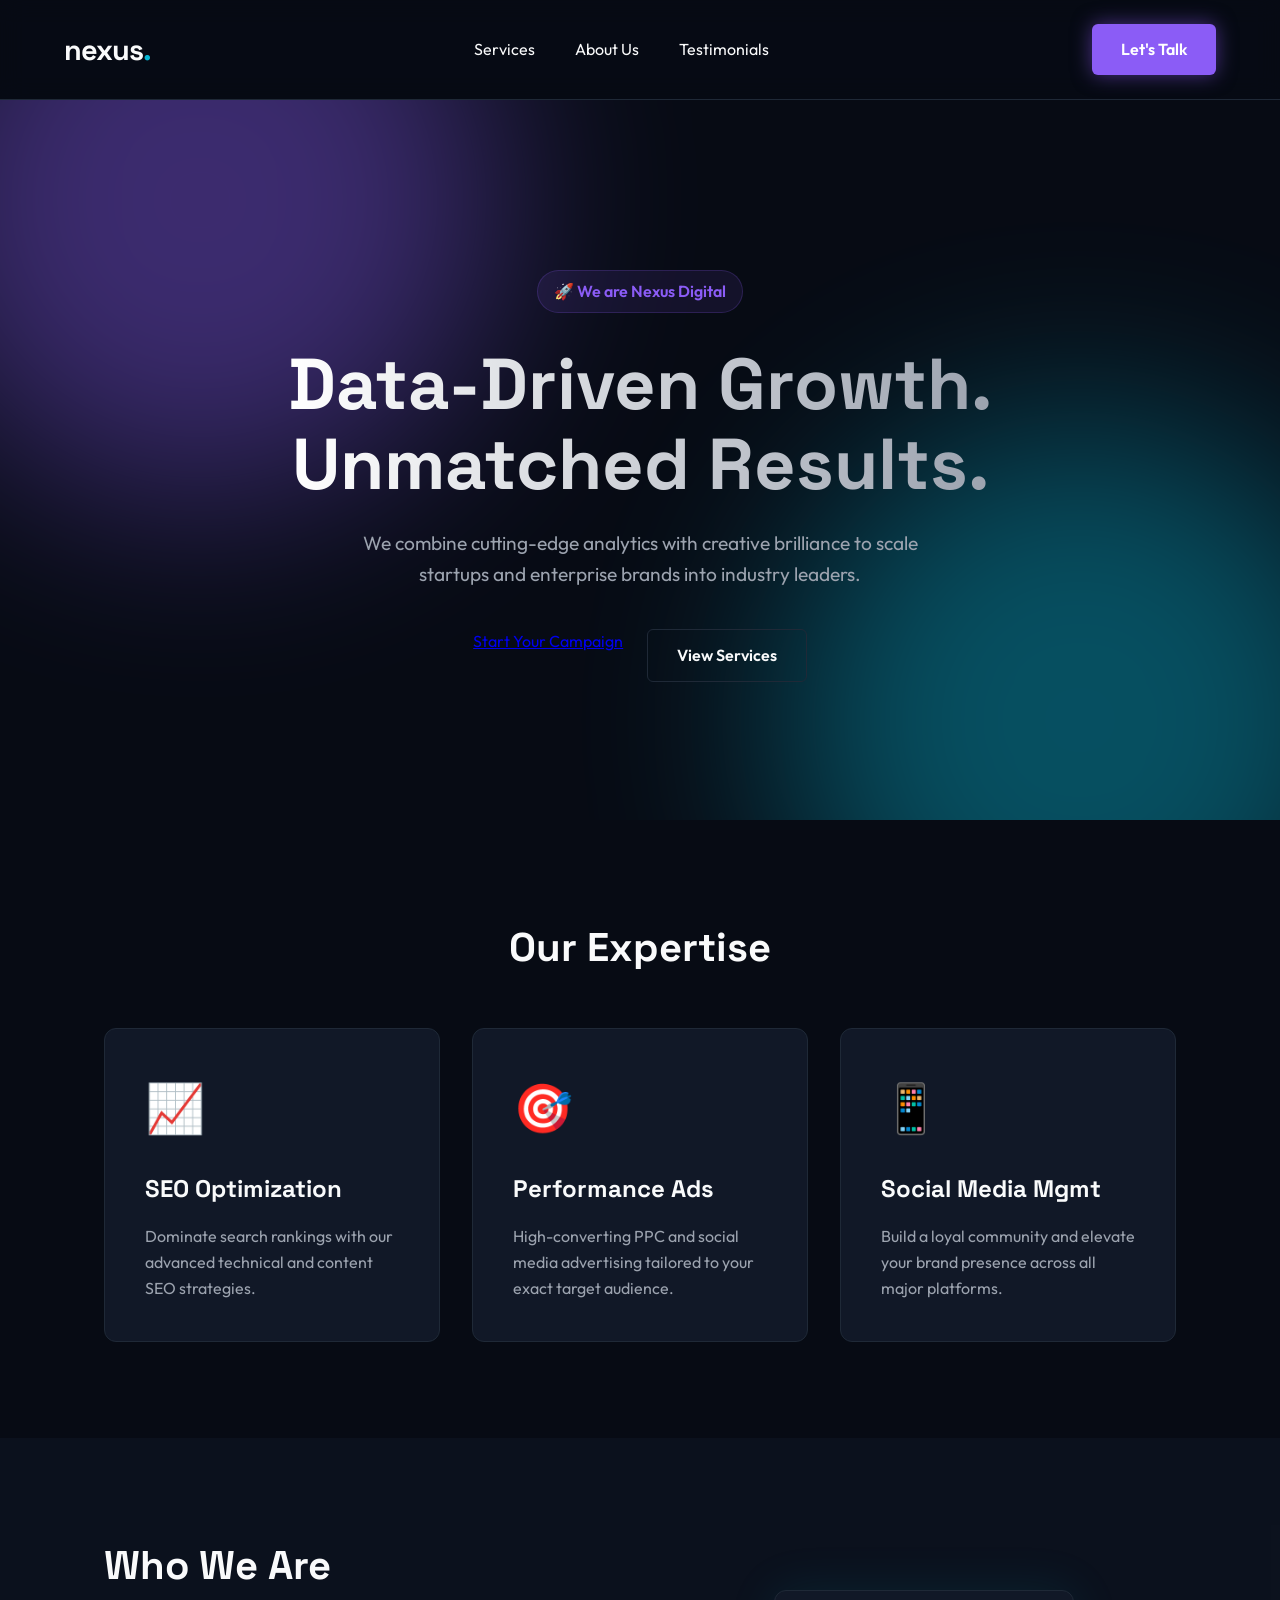
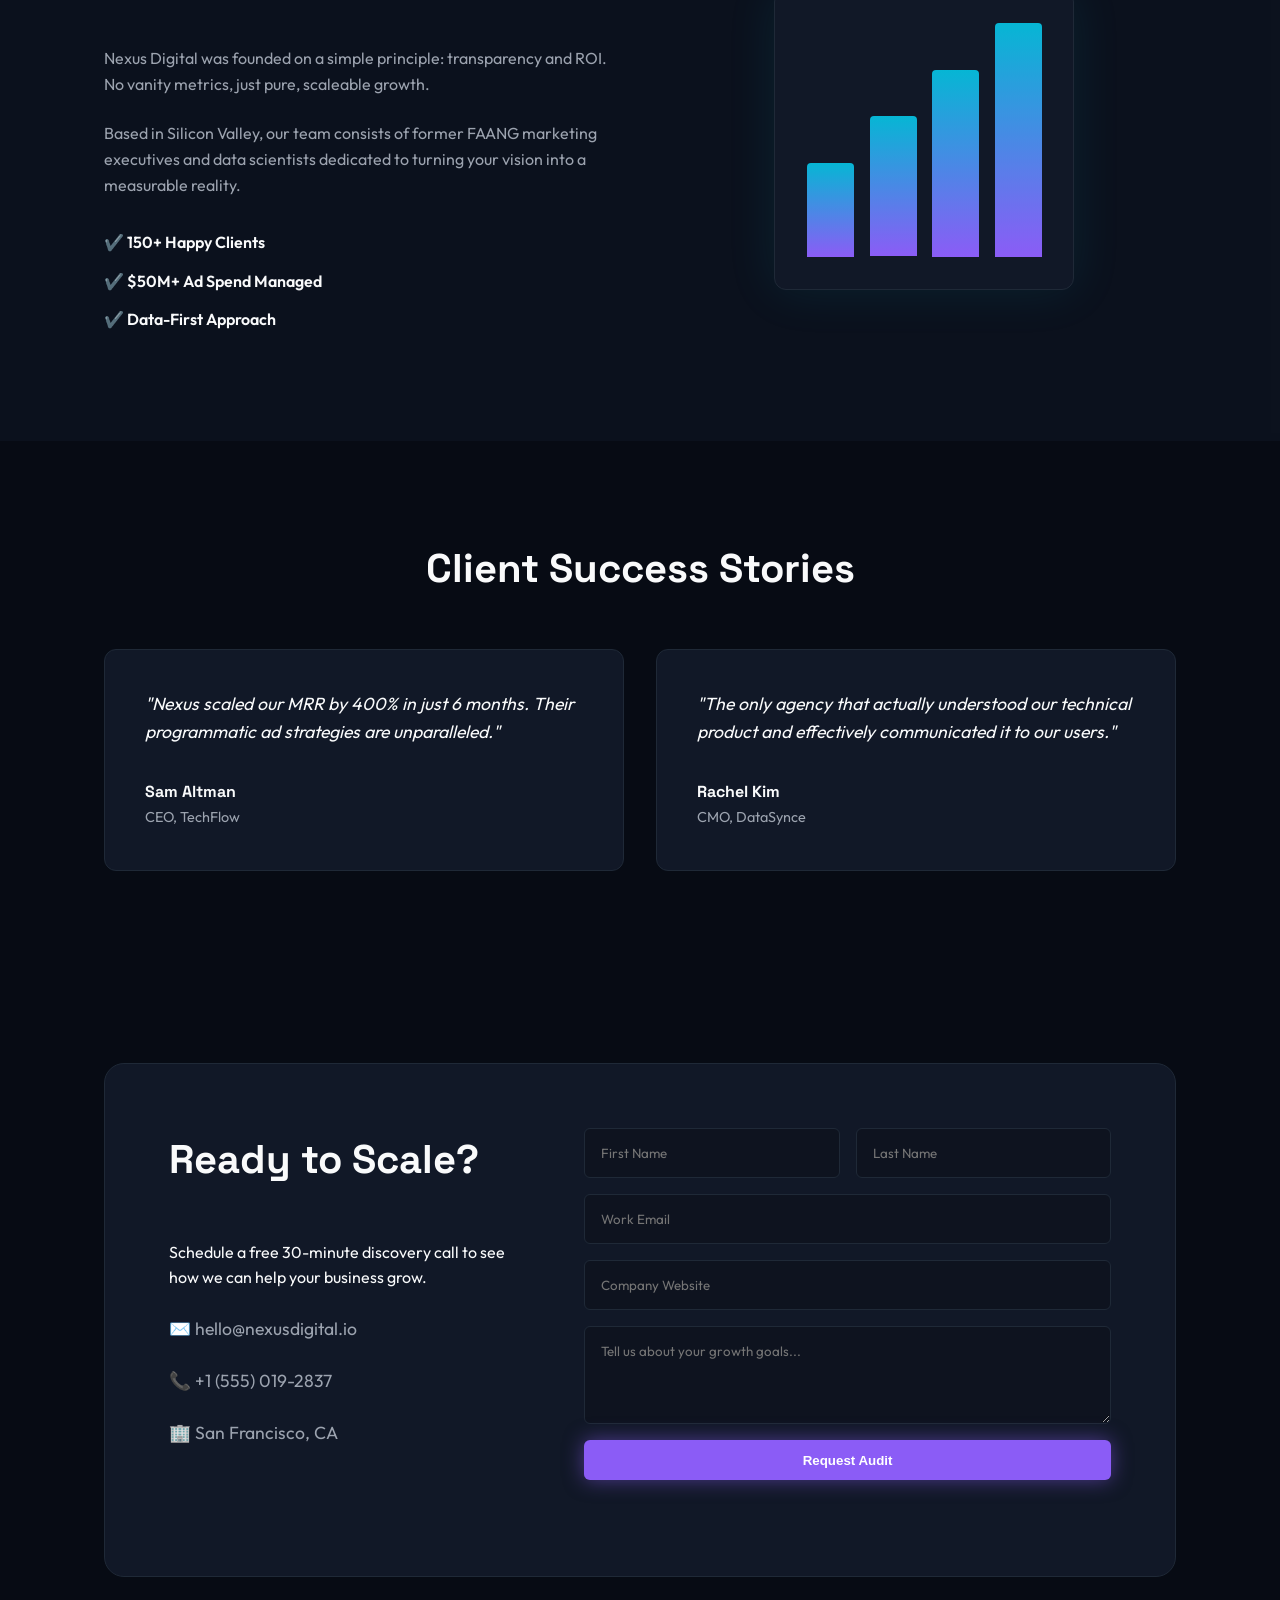
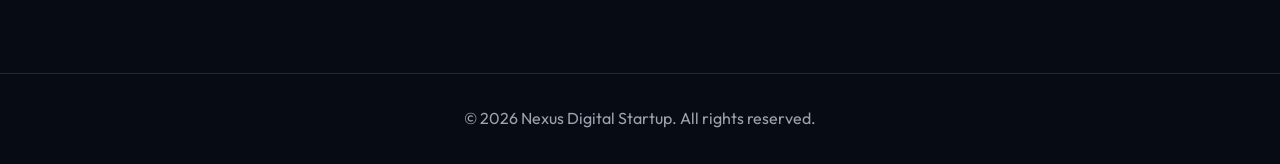
<file: DigitalMarketing/index.html>
<!DOCTYPE html>
<html lang="en">
<head>
    <meta charset="UTF-8">
    <meta name="viewport" content="width=device-width, initial-scale=1.0">
    <title>Nexus Digital - Skyrocket Your Brand</title>
    <link rel="stylesheet" href="style.css">
    <link href="https://fonts.googleapis.com/css2?family=Space+Grotesk:wght@400;600;700&family=Outfit:wght@300;400;600&display=swap" rel="stylesheet">
</head>
<body>
    <!-- Navbar -->
    <nav class="navbar">
        <div class="logo">nexus<span>.</span></div>
        <ul class="nav-links">
            <li><a href="#services">Services</a></li>
            <li><a href="#about">About Us</a></li>
            <li><a href="#testimonials">Testimonials</a></li>
        </ul>
        <a href="#contact" class="btn-glow">Let's Talk</a>
    </nav>

    <!-- Hero Section -->
    <header class="hero">
        <div class="hero-bg">
            <div class="glow-orb red"></div>
            <div class="glow-orb purple"></div>
        </div>
        <div class="hero-content">
            <div class="badge">🚀 We are Nexus Digital</div>
            <h1>Data-Driven Growth.<br> Unmatched Results.</h1>
            <p>We combine cutting-edge analytics with creative brilliance to scale startups and enterprise brands into industry leaders.</p>
            <div class="hero-actions">
                <a href="#contact" class="btn-primary">Start Your Campaign</a>
                <a href="#services" class="btn-secondary">View Services</a>
            </div>
        </div>
    </header>

    <!-- Services Section -->
    <section id="services" class="services-section">
        <div class="container">
            <h2>Our Expertise</h2>
            <div class="services-grid">
                <div class="service-card">
                    <div class="s-icon">📈</div>
                    <h3>SEO Optimization</h3>
                    <p>Dominate search rankings with our advanced technical and content SEO strategies.</p>
                </div>
                <div class="service-card">
                    <div class="s-icon">🎯</div>
                    <h3>Performance Ads</h3>
                    <p>High-converting PPC and social media advertising tailored to your exact target audience.</p>
                </div>
                <div class="service-card">
                    <div class="s-icon">📱</div>
                    <h3>Social Media Mgmt</h3>
                    <p>Build a loyal community and elevate your brand presence across all major platforms.</p>
                </div>
            </div>
        </div>
    </section>

    <!-- About Section -->
    <section id="about" class="about-section">
        <div class="container about-container">
            <div class="about-text">
                <h2>Who We Are</h2>
                <p>Nexus Digital was founded on a simple principle: transparency and ROI. No vanity metrics, just pure, scaleable growth.</p>
                <p>Based in Silicon Valley, our team consists of former FAANG marketing executives and data scientists dedicated to turning your vision into a measurable reality.</p>
                <ul class="about-list">
                    <li>✔️ 150+ Happy Clients</li>
                    <li>✔️ $50M+ Ad Spend Managed</li>
                    <li>✔️ Data-First Approach</li>
                </ul>
            </div>
            <div class="about-visual">
                <div class="visual-card">
                    <div class="chart-bar b1"></div>
                    <div class="chart-bar b2"></div>
                    <div class="chart-bar b3"></div>
                    <div class="chart-bar b4"></div>
                </div>
            </div>
        </div>
    </section>

    <!-- Testimonials Section -->
    <section id="testimonials" class="testimonials-section">
        <div class="container">
            <h2>Client Success Stories</h2>
            <div class="test-grid">
                <div class="test-card">
                    <div class="quote">"Nexus scaled our MRR by 400% in just 6 months. Their programmatic ad strategies are unparalleled."</div>
                    <div class="client-info">
                        <strong>Sam Altman</strong>
                        <span>CEO, TechFlow</span>
                    </div>
                </div>
                <div class="test-card">
                    <div class="quote">"The only agency that actually understood our technical product and effectively communicated it to our users."</div>
                    <div class="client-info">
                        <strong>Rachel Kim</strong>
                        <span>CMO, DataSynce</span>
                    </div>
                </div>
            </div>
        </div>
    </section>

    <!-- Contact Section -->
    <section id="contact" class="contact-section">
        <div class="container">
            <div class="contact-wrapper">
                <div class="contact-info">
                    <h2>Ready to Scale?</h2>
                    <p>Schedule a free 30-minute discovery call to see how we can help your business grow.</p>
                    <div class="info-item">✉️ hello@nexusdigital.io</div>
                    <div class="info-item">📞 +1 (555) 019-2837</div>
                    <div class="info-item">🏢 San Francisco, CA</div>
                </div>
                <form id="contactForm" class="contact-form">
                    <div class="form-row">
                        <input type="text" placeholder="First Name" required>
                        <input type="text" placeholder="Last Name" required>
                    </div>
                    <input type="email" placeholder="Work Email" required>
                    <input type="text" placeholder="Company Website" required>
                    <textarea placeholder="Tell us about your growth goals..." rows="4"></textarea>
                    <button type="submit" class="btn-glow w-100">Request Audit</button>
                    <div id="formStatus" class="form-status"></div>
                </form>
            </div>
        </div>
    </section>

    <footer>
        <div class="container">
            <p>&copy; 2026 Nexus Digital Startup. All rights reserved.</p>
        </div>
    </footer>

    <script src="script.js"></script>
</body>
</html>
</file>
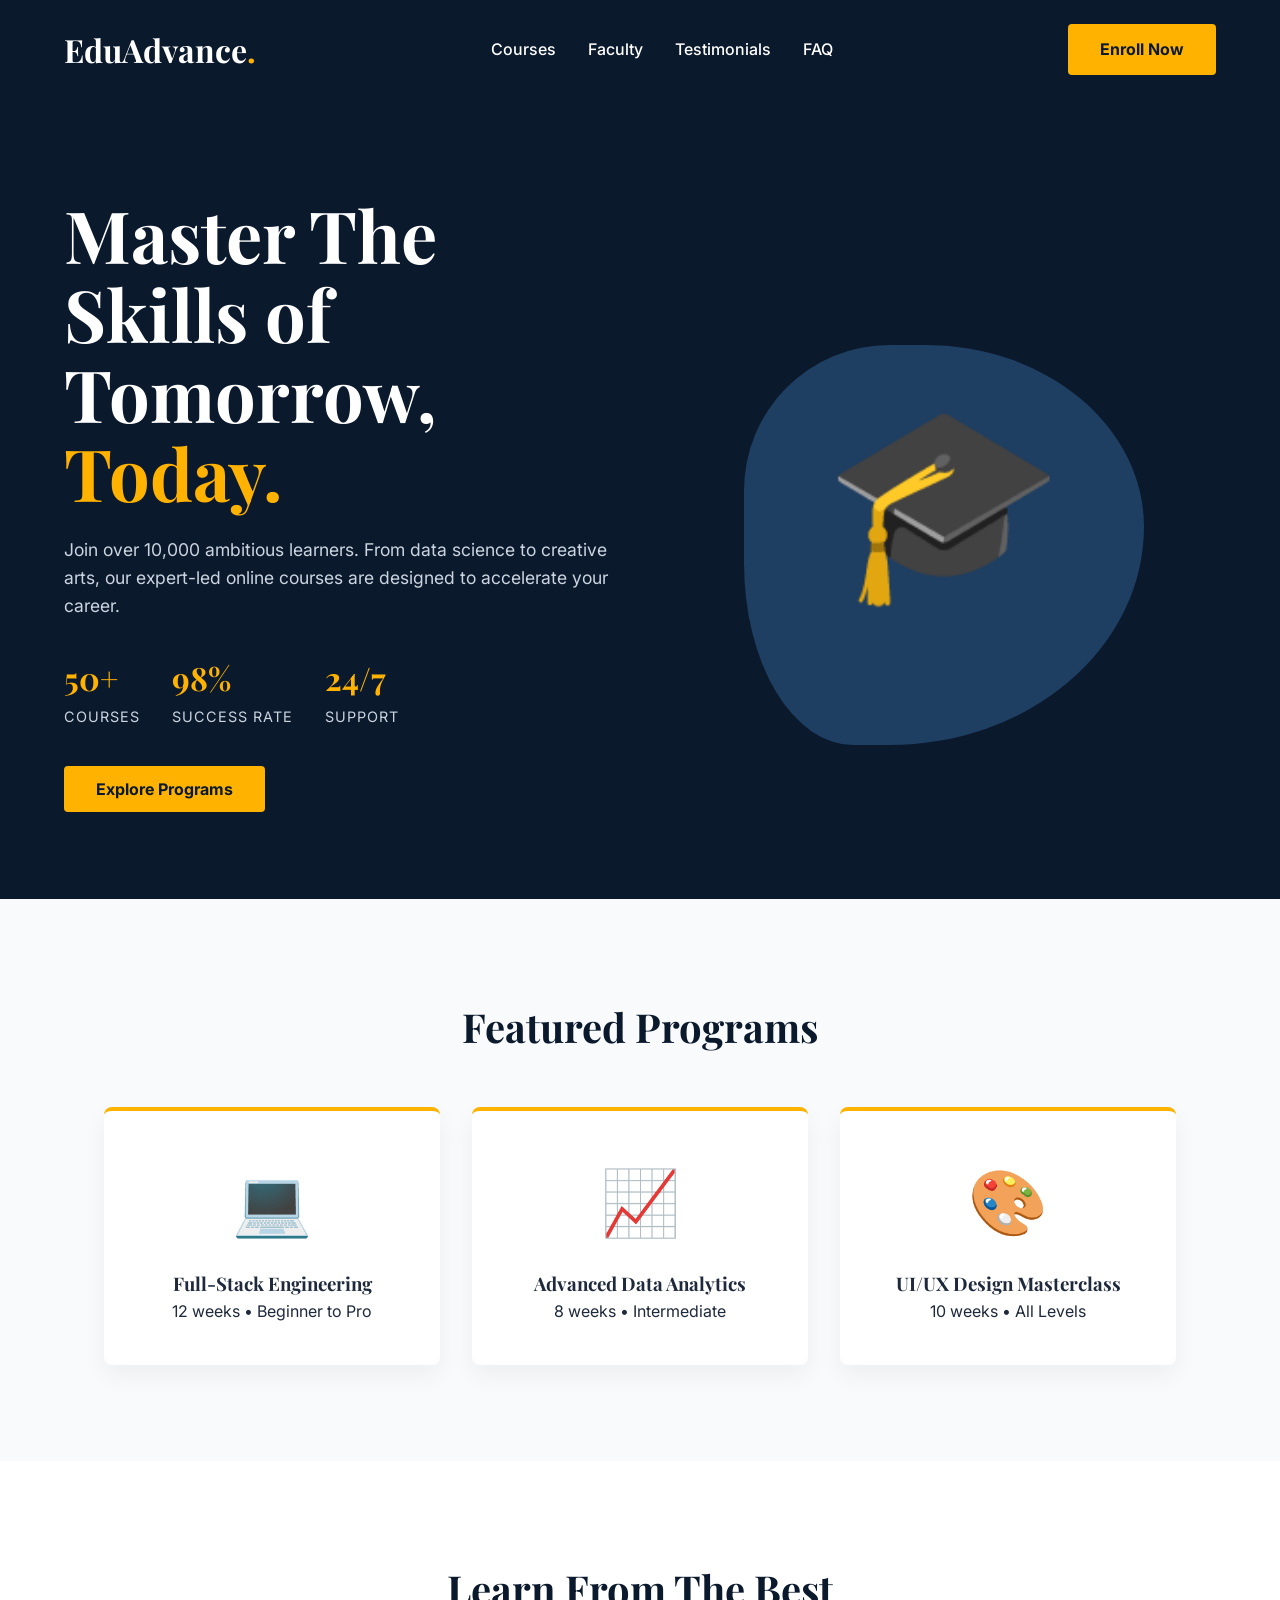
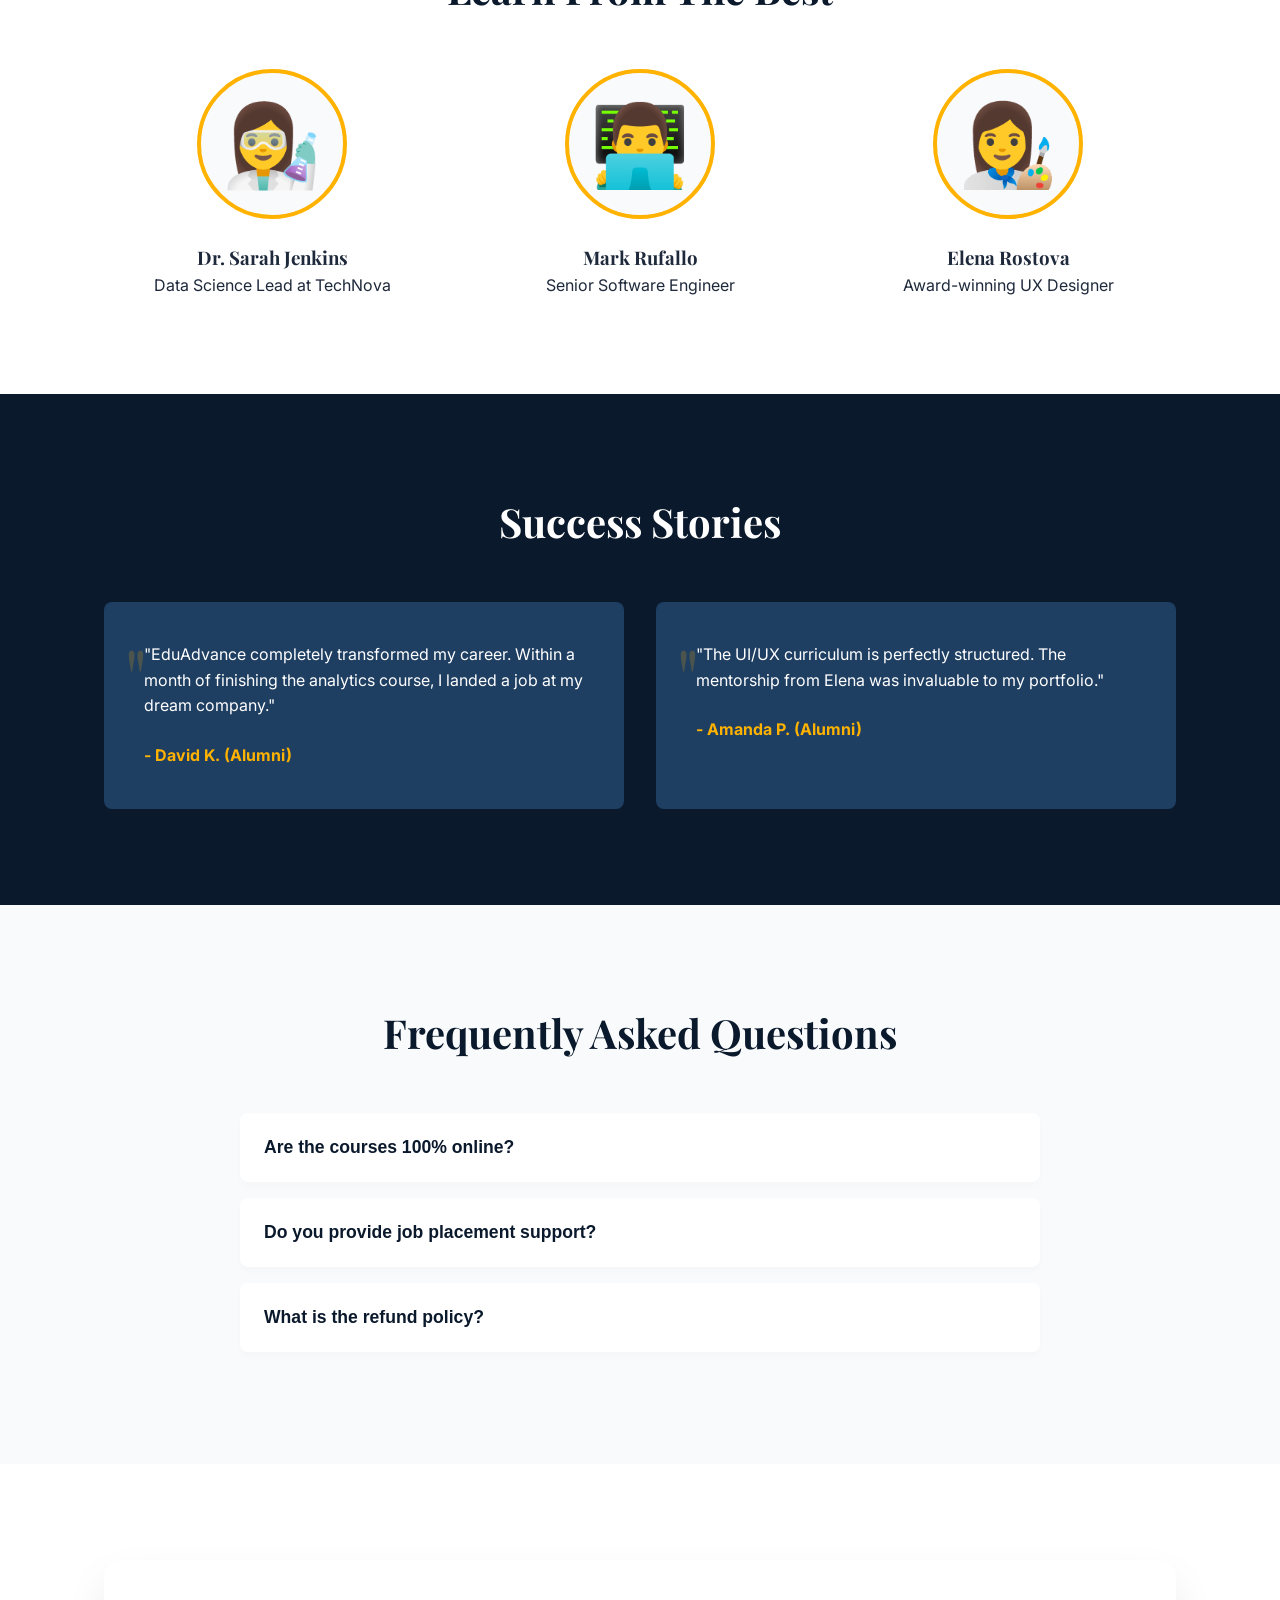
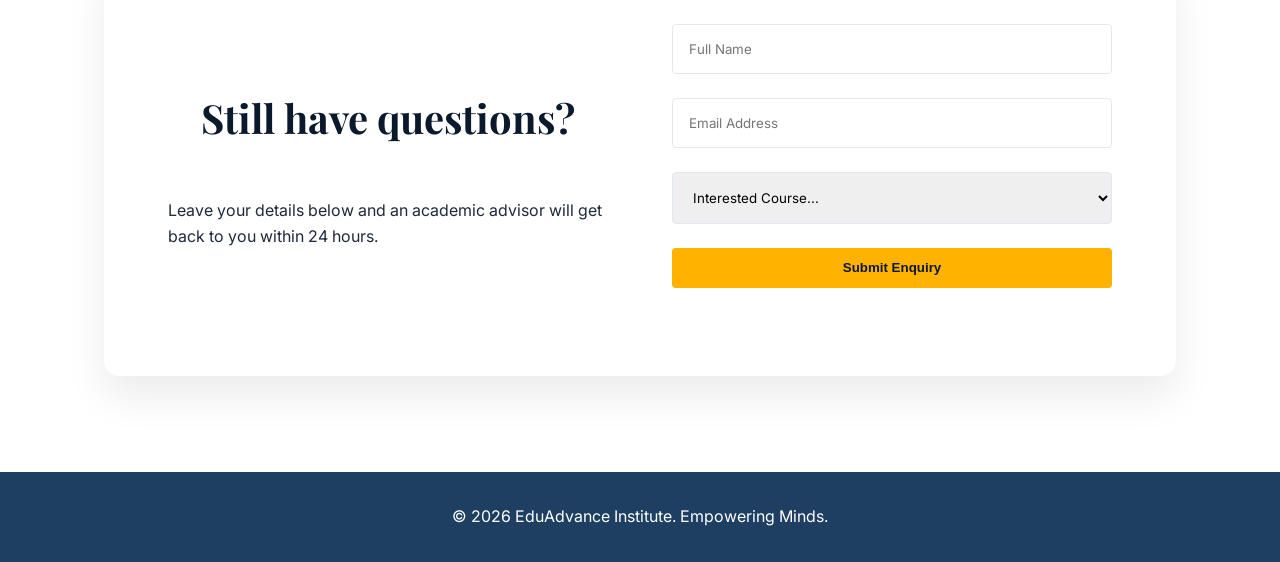
<file: EducationalInstitute/index.html>
<!DOCTYPE html>
<html lang="en">
<head>
    <meta charset="UTF-8">
    <meta name="viewport" content="width=device-width, initial-scale=1.0">
    <title>EduAdvance - Shaping Future Leaders</title>
    <link rel="stylesheet" href="style.css">
    <link href="https://fonts.googleapis.com/css2?family=Playfair+Display:wght@700&family=Inter:wght@400;500;700&display=swap" rel="stylesheet">
</head>
<body>
    <!-- Navbar -->
    <nav class="navbar">
        <div class="logo">EduAdvance<span>.</span></div>
        <ul class="nav-links">
            <li><a href="#courses">Courses</a></li>
            <li><a href="#faculty">Faculty</a></li>
            <li><a href="#testimonials">Testimonials</a></li>
            <li><a href="#faq">FAQ</a></li>
        </ul>
        <a href="#enquiry" class="btn-enroll">Enroll Now</a>
    </nav>

    <!-- Hero Section -->
    <header class="hero">
        <div class="hero-content">
            <h1>Master The Skills of <br> Tomorrow, <span class="text-gold">Today.</span></h1>
            <p>Join over 10,000 ambitious learners. From data science to creative arts, our expert-led online courses are designed to accelerate your career.</p>
            <div class="hero-stats">
                <div class="stat"><h3>50+</h3><span>Courses</span></div>
                <div class="stat"><h3>98%</h3><span>Success Rate</span></div>
                <div class="stat"><h3>24/7</h3><span>Support</span></div>
            </div>
            <a href="#courses" class="btn-primary">Explore Programs</a>
        </div>
        <div class="hero-graphics">
            <div class="blob"></div>
            <!-- Elegant placeholder -->
            <div class="hero-icon">🎓</div>
        </div>
    </header>

    <!-- Course Highlights -->
    <section id="courses" class="courses-section">
        <div class="container">
            <h2>Featured Programs</h2>
            <div class="course-grid">
                <div class="course-card">
                    <div class="course-img">💻</div>
                    <h3>Full-Stack Engineering</h3>
                    <p>12 weeks • Beginner to Pro</p>
                </div>
                <div class="course-card">
                    <div class="course-img">📈</div>
                    <h3>Advanced Data Analytics</h3>
                    <p>8 weeks • Intermediate</p>
                </div>
                <div class="course-card">
                    <div class="course-img">🎨</div>
                    <h3>UI/UX Design Masterclass</h3>
                    <p>10 weeks • All Levels</p>
                </div>
            </div>
        </div>
    </section>

    <!-- Faculty Intro -->
    <section id="faculty" class="faculty-section">
        <div class="container">
            <h2>Learn From The Best</h2>
            <div class="faculty-grid">
                <div class="faculty-card">
                    <div class="faculty-avatar">👩‍🔬</div>
                    <h3>Dr. Sarah Jenkins</h3>
                    <p>Data Science Lead at TechNova</p>
                </div>
                <div class="faculty-card">
                    <div class="faculty-avatar">👨‍💻</div>
                    <h3>Mark Rufallo</h3>
                    <p>Senior Software Engineer</p>
                </div>
                <div class="faculty-card">
                    <div class="faculty-avatar">👩‍🎨</div>
                    <h3>Elena Rostova</h3>
                    <p>Award-winning UX Designer</p>
                </div>
            </div>
        </div>
    </section>

    <!-- Student Testimonials -->
    <section id="testimonials" class="testimonials-section">
        <div class="container">
            <h2>Success Stories</h2>
            <div class="test-grid">
                <div class="test-card">
                    <p>"EduAdvance completely transformed my career. Within a month of finishing the analytics course, I landed a job at my dream company."</p>
                    <div class="test-author">- David K. (Alumni)</div>
                </div>
                <div class="test-card">
                    <p>"The UI/UX curriculum is perfectly structured. The mentorship from Elena was invaluable to my portfolio."</p>
                    <div class="test-author">- Amanda P. (Alumni)</div>
                </div>
            </div>
        </div>
    </section>

    <!-- FAQs -->
    <section id="faq" class="faq-section">
        <div class="container">
            <h2>Frequently Asked Questions</h2>
            <div class="accordion">
                <div class="accordion-item">
                    <button class="accordion-header">Are the courses 100% online?</button>
                    <div class="accordion-content"><p>Yes! You can learn from anywhere in the world at your own pace.</p></div>
                </div>
                <div class="accordion-item">
                    <button class="accordion-header">Do you provide job placement support?</button>
                    <div class="accordion-content"><p>Absolutely. All our premium plans include portfolio reviews, mock interviews, and access to our hiring network.</p></div>
                </div>
                <div class="accordion-item">
                    <button class="accordion-header">What is the refund policy?</button>
                    <div class="accordion-content"><p>We offer a hassle-free 14-day money-back guarantee for all individual courses.</p></div>
                </div>
            </div>
        </div>
    </section>

    <!-- Enquiry Section -->
    <section id="enquiry" class="enquiry-section">
        <div class="container">
            <div class="enquiry-box">
                <div class="enquiry-text">
                    <h2>Still have questions?</h2>
                    <p>Leave your details below and an academic advisor will get back to you within 24 hours.</p>
                </div>
                <form id="enquiryForm" class="enquiry-form">
                    <input type="text" placeholder="Full Name" required>
                    <input type="email" placeholder="Email Address" required>
                    <select required>
                        <option value="">Interested Course...</option>
                        <option>Engineering</option>
                        <option>Data Science</option>
                        <option>Design</option>
                    </select>
                    <button type="submit" class="btn-primary">Submit Enquiry</button>
                    <div id="enquiryStatus" class="form-status"></div>
                </form>
            </div>
        </div>
    </section>

    <footer>
        <div class="container footer-content">
            <p>&copy; 2026 EduAdvance Institute. Empowering Minds.</p>
        </div>
    </footer>

    <script src="script.js"></script>
</body>
</html>
</file>
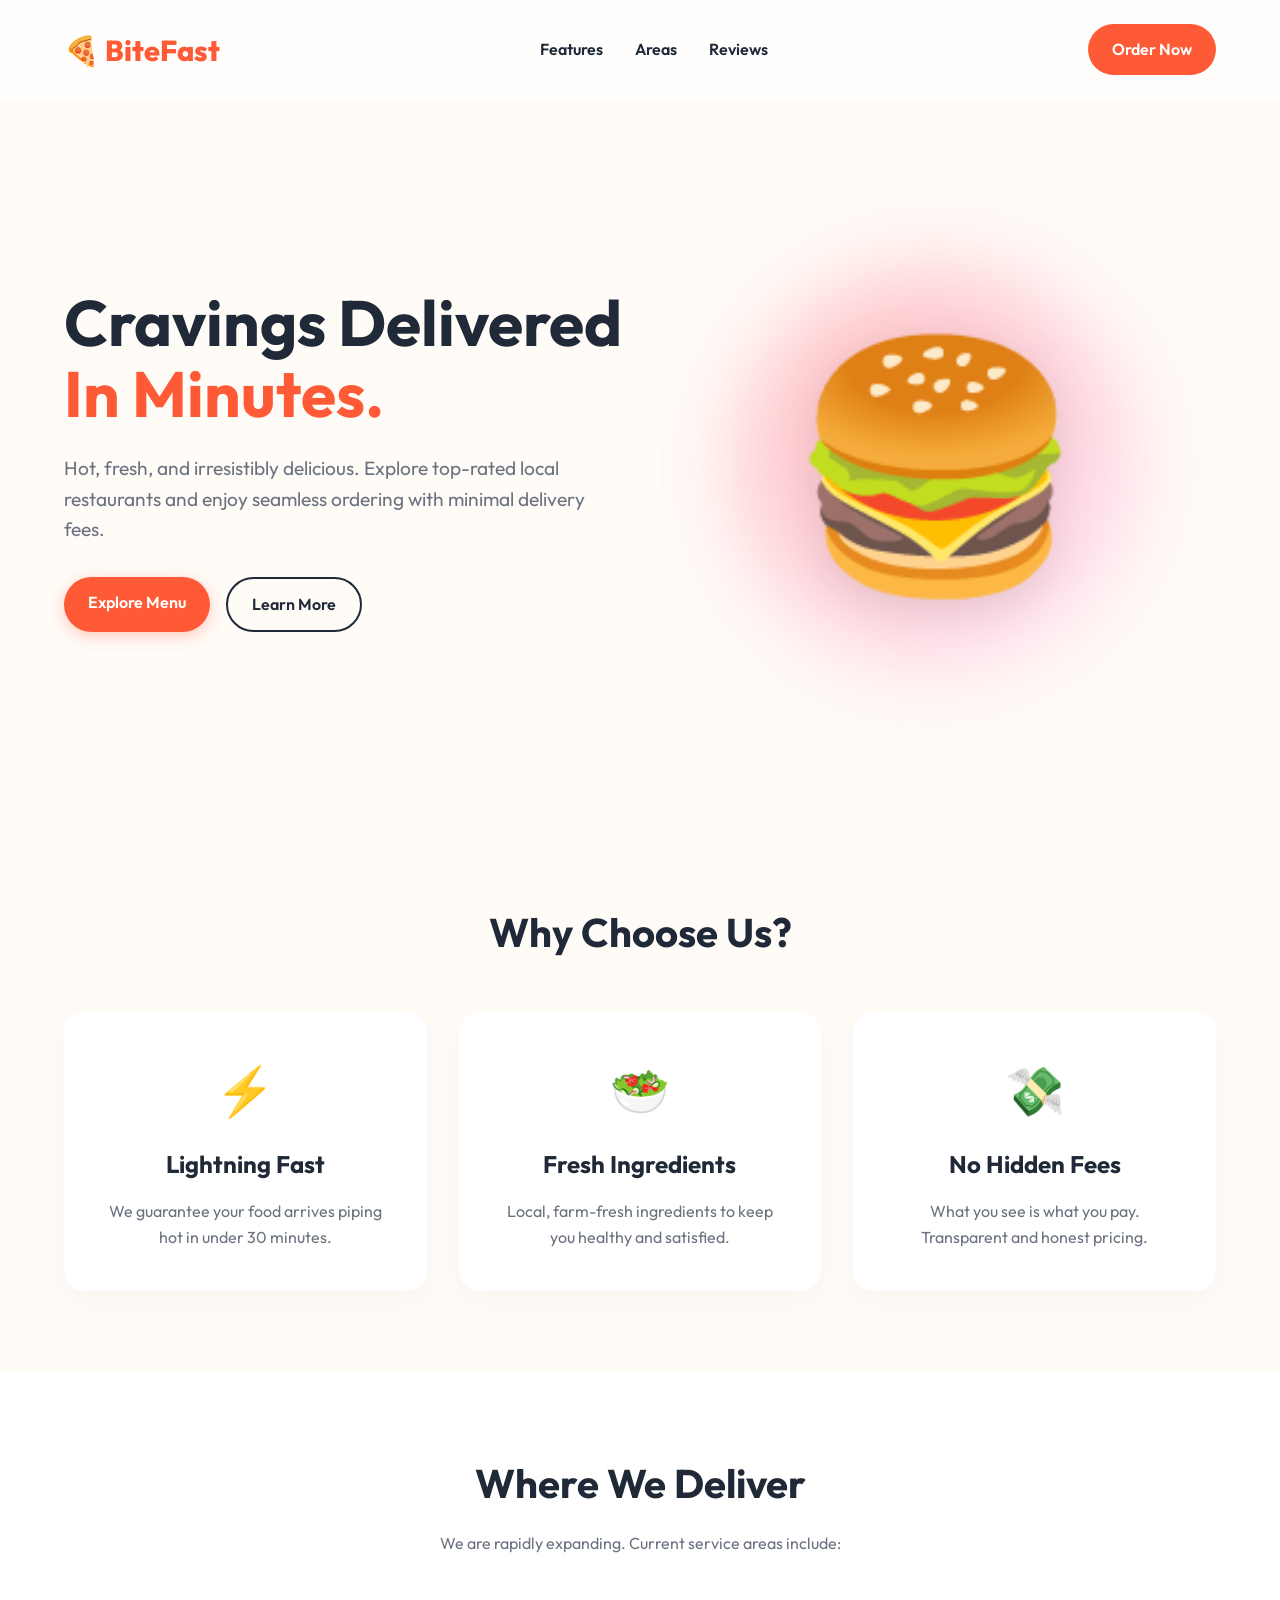
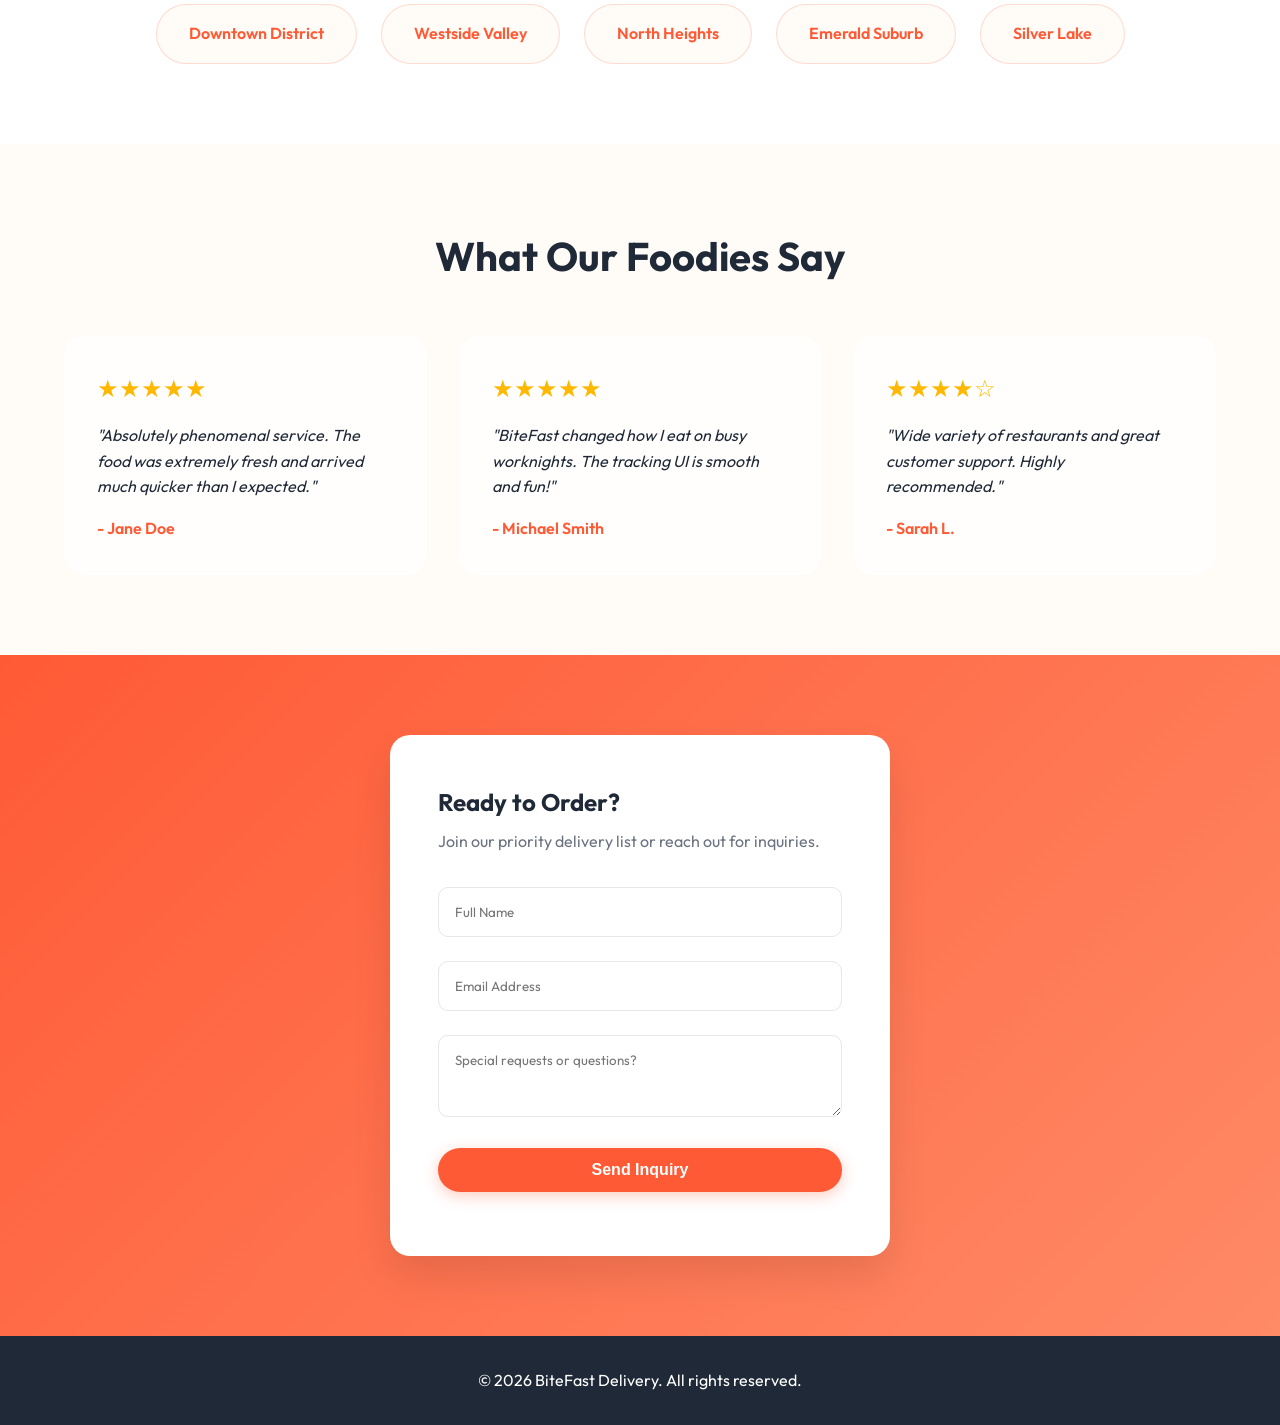
<file: FoodDelivery/index.html>
<!DOCTYPE html>
<html lang="en">
<head>
    <meta charset="UTF-8">
    <meta name="viewport" content="width=device-width, initial-scale=1.0">
    <title>BiteFast - Premium Food Delivery</title>
    <meta name="description" content="Experience lightning-fast delivery of gourmet meals straight to your door with BiteFast.">
    <link rel="stylesheet" href="style.css">
    <link href="https://fonts.googleapis.com/css2?family=Outfit:wght@300;400;600;800&display=swap" rel="stylesheet">
</head>
<body>
    <!-- Navbar -->
    <nav class="navbar">
        <div class="logo">🍕 BiteFast</div>
        <ul class="nav-links">
            <li><a href="#features">Features</a></li>
            <li><a href="#areas">Areas</a></li>
            <li><a href="#reviews">Reviews</a></li>
        </ul>
        <a href="#order" class="btn-nav">Order Now</a>
    </nav>

    <!-- Welcome Banner/Hero -->
    <header class="hero">
        <div class="hero-content">
            <h1>Cravings Delivered <br><span class="highlight">In Minutes.</span></h1>
            <p>Hot, fresh, and irresistibly delicious. Explore top-rated local restaurants and enjoy seamless ordering with minimal delivery fees.</p>
            <div class="hero-btns">
                <a href="#order" class="btn-primary">Explore Menu</a>
                <a href="#features" class="btn-secondary">Learn More</a>
            </div>
        </div>
        <div class="hero-image">
            <div class="circle-bg"></div>
            <!-- Using emoji placeholder for quick vibrant aesthetic -->
            <div class="hero-icon">🍔</div>
        </div>
    </header>

    <!-- Features Section -->
    <section id="features" class="features-section">
        <h2 class="section-title">Why Choose Us?</h2>
        <div class="features-grid">
            <div class="feature-card">
                <div class="f-icon">⚡</div>
                <h3>Lightning Fast</h3>
                <p>We guarantee your food arrives piping hot in under 30 minutes.</p>
            </div>
            <div class="feature-card">
                <div class="f-icon">🥗</div>
                <h3>Fresh Ingredients</h3>
                <p>Local, farm-fresh ingredients to keep you healthy and satisfied.</p>
            </div>
            <div class="feature-card">
                <div class="f-icon">💸</div>
                <h3>No Hidden Fees</h3>
                <p>What you see is what you pay. Transparent and honest pricing.</p>
            </div>
        </div>
    </section>

    <!-- Service Areas Section -->
    <section id="areas" class="areas-section">
        <h2 class="section-title">Where We Deliver</h2>
        <p class="section-subtitle">We are rapidly expanding. Current service areas include:</p>
        <div class="areas-grid">
            <div class="area-tag">Downtown District</div>
            <div class="area-tag">Westside Valley</div>
            <div class="area-tag">North Heights</div>
            <div class="area-tag">Emerald Suburb</div>
            <div class="area-tag">Silver Lake</div>
        </div>
    </section>

    <!-- Customer Reviews -->
    <section id="reviews" class="reviews-section">
        <h2 class="section-title">What Our Foodies Say</h2>
        <div class="reviews-container">
            <div class="review-card">
                <div class="stars">★★★★★</div>
                <p>"Absolutely phenomenal service. The food was extremely fresh and arrived much quicker than I expected."</p>
                <span class="author">- Jane Doe</span>
            </div>
            <div class="review-card">
                <div class="stars">★★★★★</div>
                <p>"BiteFast changed how I eat on busy worknights. The tracking UI is smooth and fun!"</p>
                <span class="author">- Michael Smith</span>
            </div>
            <div class="review-card">
                <div class="stars">★★★★☆</div>
                <p>"Wide variety of restaurants and great customer support. Highly recommended."</p>
                <span class="author">- Sarah L.</span>
            </div>
        </div>
    </section>

    <!-- Order/Contact Form -->
    <section id="order" class="contact-section">
        <div class="contact-card">
            <h2>Ready to Order?</h2>
            <p>Join our priority delivery list or reach out for inquiries.</p>
            <form id="contactForm">
                <div class="input-group">
                    <input type="text" id="name" required placeholder="Full Name">
                </div>
                <div class="input-group">
                    <input type="email" id="email" required placeholder="Email Address">
                </div>
                <div class="input-group">
                    <textarea id="message" rows="3" placeholder="Special requests or questions?"></textarea>
                </div>
                <button type="submit" class="btn-primary w-100">Send Inquiry</button>
            </form>
            <div id="formStatus" class="form-status"></div>
        </div>
    </section>

    <footer>
        <p>&copy; 2026 BiteFast Delivery. All rights reserved.</p>
    </footer>

    <script src="script.js"></script>
</body>
</html>
</file>
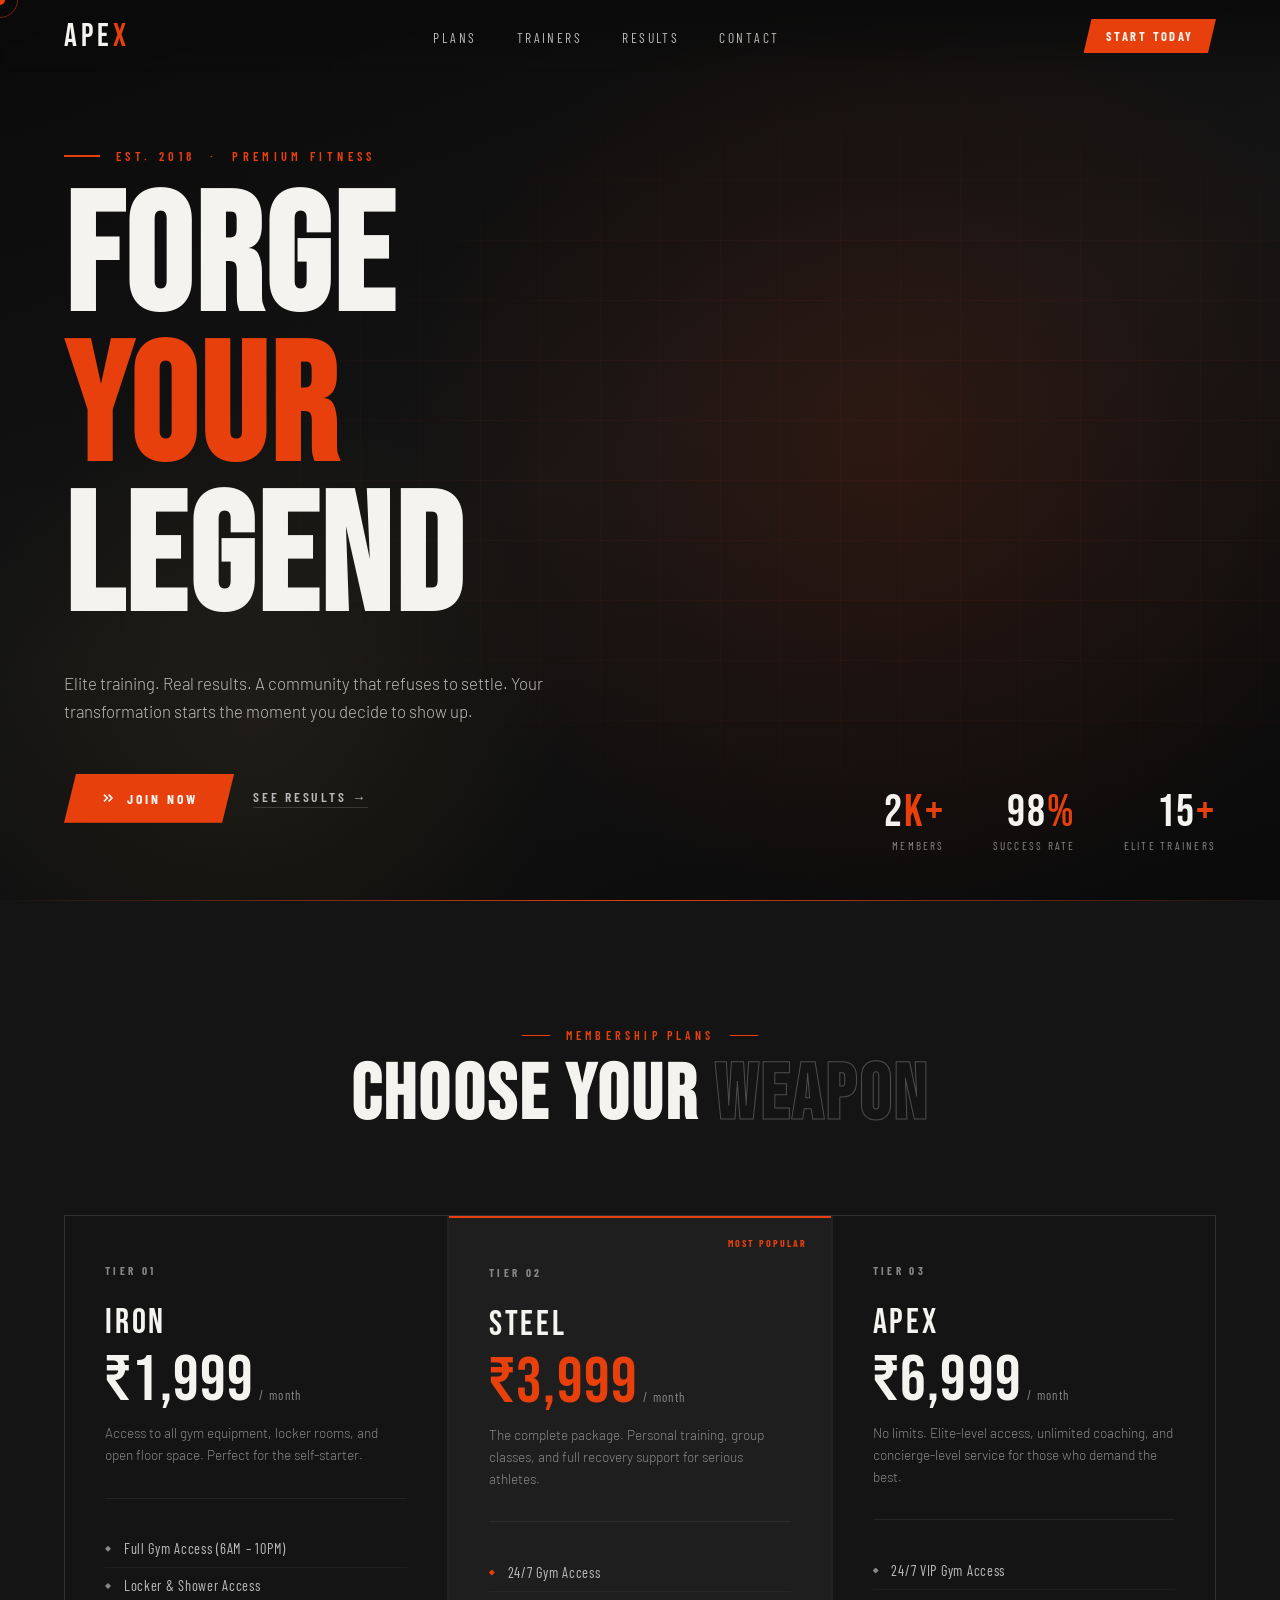
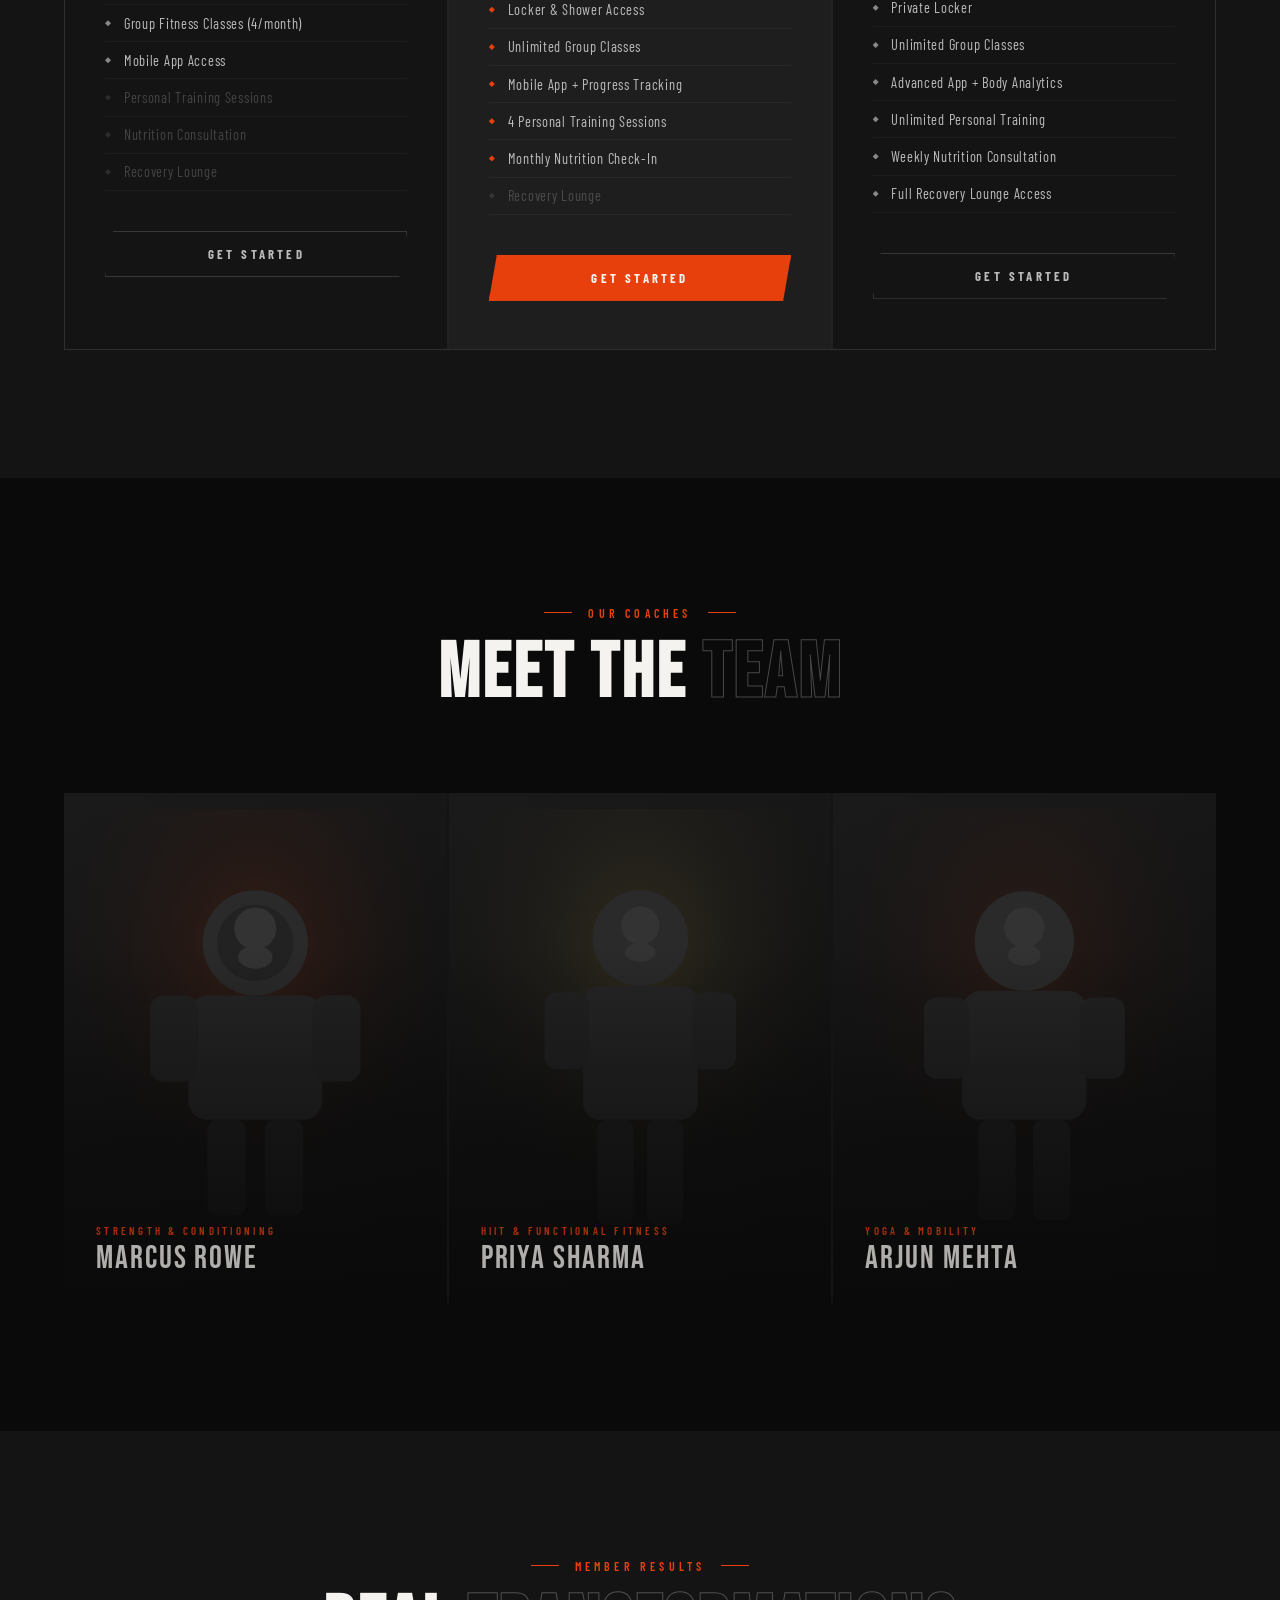
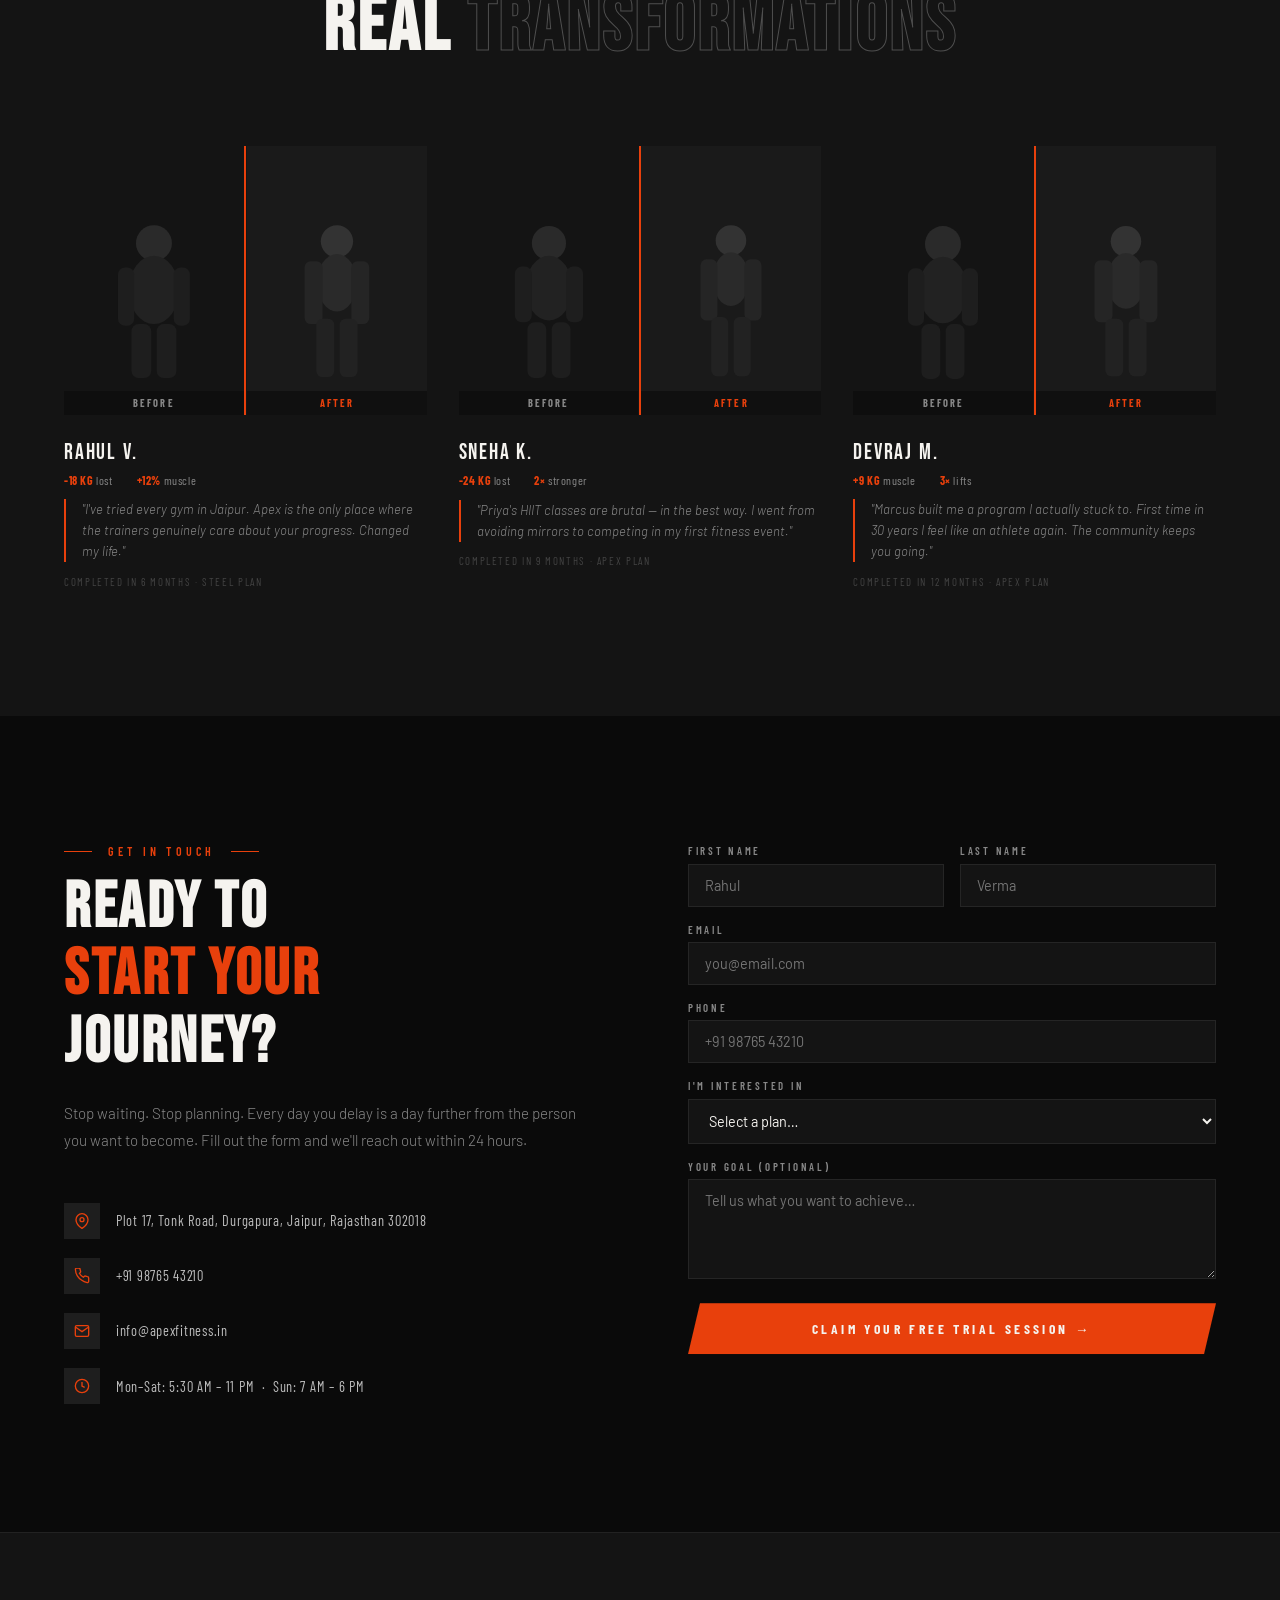
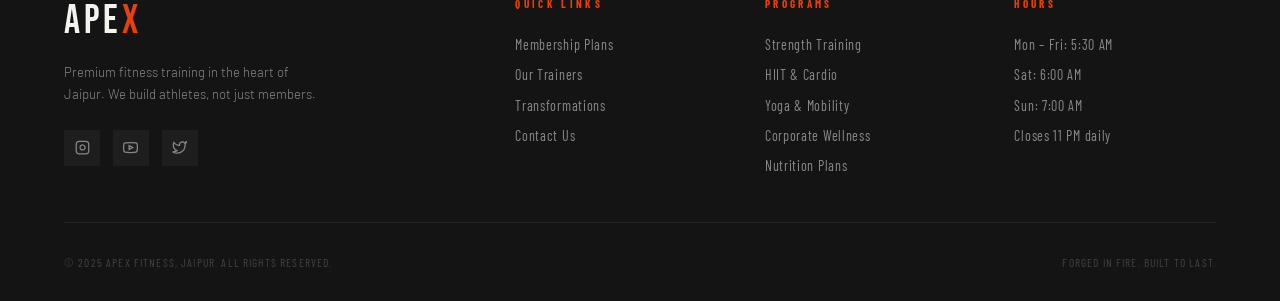
<file: Fitnesspage.html>
<!DOCTYPE html>
<html lang="en">
<head>
<meta charset="UTF-8">
<meta name="viewport" content="width=device-width, initial-scale=1.0">
<title>APEX FITNESS — Forge Your Legend</title>
<link href="https://fonts.googleapis.com/css2?family=Bebas+Neue&family=Barlow+Condensed:ital,wght@0,300;0,400;0,600;0,700;1,300;1,700&family=Barlow:wght@300;400;500&display=swap" rel="stylesheet">
<style>
  *, *::before, *::after { margin: 0; padding: 0; box-sizing: border-box; }

  :root {
    --black: #0a0a0a;
    --charcoal: #141414;
    --steel: #1e1e1e;
    --iron: #2a2a2a;
    --smoke: #888;
    --ash: #bbb;
    --white: #f5f3ef;
    --fire: #e8400c;
    --ember: #ff6b35;
    --gold: #c9a84c;
    --gold-light: #e8c96b;
  }

  html { scroll-behavior: smooth; }

  body {
    font-family: 'Barlow', sans-serif;
    background: var(--black);
    color: var(--white);
    overflow-x: hidden;
    cursor: none;
  }

  /* CUSTOM CURSOR */
  .cursor {
    width: 10px; height: 10px;
    background: var(--fire);
    border-radius: 50%;
    position: fixed; top: 0; left: 0;
    pointer-events: none; z-index: 9999;
    transform: translate(-50%, -50%);
    transition: transform 0.1s ease, width 0.2s, height 0.2s, background 0.2s;
  }
  .cursor-ring {
    width: 36px; height: 36px;
    border: 1.5px solid rgba(232,64,12,0.5);
    border-radius: 50%;
    position: fixed; top: 0; left: 0;
    pointer-events: none; z-index: 9998;
    transform: translate(-50%, -50%);
    transition: transform 0.18s ease, width 0.2s, height 0.2s;
  }
  body:hover .cursor { opacity: 1; }

  /* NAV */
  nav {
    position: fixed; top: 0; left: 0; right: 0; z-index: 100;
    display: flex; align-items: center; justify-content: space-between;
    padding: 0 5vw;
    height: 72px;
    background: linear-gradient(to bottom, rgba(10,10,10,0.95), transparent);
    backdrop-filter: blur(2px);
    transition: background 0.4s;
  }
  nav.scrolled { background: rgba(10,10,10,0.97); }
  .nav-logo {
    font-family: 'Bebas Neue', sans-serif;
    font-size: 2rem;
    letter-spacing: 0.12em;
    color: var(--white);
  }
  .nav-logo span { color: var(--fire); }
  .nav-links { display: flex; gap: 2.5rem; list-style: none; }
  .nav-links a {
    font-family: 'Barlow Condensed', sans-serif;
    font-size: 0.85rem;
    letter-spacing: 0.18em;
    text-transform: uppercase;
    color: var(--ash);
    text-decoration: none;
    transition: color 0.2s;
  }
  .nav-links a:hover { color: var(--fire); }
  .nav-cta {
    background: var(--fire);
    color: var(--white);
    font-family: 'Barlow Condensed', sans-serif;
    font-size: 0.78rem;
    font-weight: 700;
    letter-spacing: 0.2em;
    text-transform: uppercase;
    padding: 10px 22px;
    text-decoration: none;
    clip-path: polygon(8px 0%, 100% 0%, calc(100% - 8px) 100%, 0% 100%);
    transition: background 0.2s, transform 0.2s;
  }
  .nav-cta:hover { background: var(--ember); transform: scale(1.04); }

  /* HERO */
  #hero {
    min-height: 100vh;
    display: flex; align-items: center;
    position: relative; overflow: hidden;
  }
  .hero-bg {
    position: absolute; inset: 0;
    background:
      radial-gradient(ellipse 60% 80% at 70% 50%, rgba(232,64,12,0.12) 0%, transparent 65%),
      radial-gradient(ellipse 40% 60% at 20% 80%, rgba(201,168,76,0.07) 0%, transparent 60%),
      linear-gradient(160deg, #0a0a0a 0%, #141414 50%, #0a0a0a 100%);
  }
  .hero-grid {
    position: absolute; inset: 0;
    background-image: linear-gradient(rgba(232,64,12,0.05) 1px, transparent 1px),
                      linear-gradient(90deg, rgba(232,64,12,0.05) 1px, transparent 1px);
    background-size: 60px 60px;
    mask-image: radial-gradient(ellipse at 70% 50%, black 30%, transparent 70%);
  }
  .hero-content {
    position: relative; z-index: 2;
    padding: 0 5vw;
    max-width: 900px;
    padding-top: 72px;
  }
  .hero-eyebrow {
    font-family: 'Barlow Condensed', sans-serif;
    font-size: 0.78rem;
    font-weight: 600;
    letter-spacing: 0.35em;
    text-transform: uppercase;
    color: var(--fire);
    margin-bottom: 1.5rem;
    display: flex; align-items: center; gap: 1rem;
    opacity: 0; animation: fadeUp 0.7s 0.2s forwards;
  }
  .hero-eyebrow::before {
    content: ''; display: block;
    width: 36px; height: 2px; background: var(--fire);
  }
  .hero-title {
    font-family: 'Bebas Neue', sans-serif;
    font-size: clamp(5rem, 13vw, 11rem);
    line-height: 0.9;
    letter-spacing: 0.02em;
    color: var(--white);
    opacity: 0; animation: fadeUp 0.8s 0.35s forwards;
  }
  .hero-title .accent { color: var(--fire); display: block; }
  .hero-sub {
    font-size: 1.05rem;
    font-weight: 300;
    color: var(--ash);
    line-height: 1.7;
    max-width: 480px;
    margin: 2rem 0 3rem;
    opacity: 0; animation: fadeUp 0.8s 0.55s forwards;
  }
  .hero-actions {
    display: flex; gap: 1.2rem; align-items: center;
    opacity: 0; animation: fadeUp 0.8s 0.7s forwards;
  }
  .btn-primary {
    display: inline-flex; align-items: center; gap: 0.7rem;
    background: var(--fire);
    color: var(--white);
    font-family: 'Barlow Condensed', sans-serif;
    font-size: 0.85rem;
    font-weight: 700;
    letter-spacing: 0.22em;
    text-transform: uppercase;
    padding: 16px 36px;
    text-decoration: none;
    clip-path: polygon(12px 0%, 100% 0%, calc(100% - 12px) 100%, 0% 100%);
    transition: background 0.2s, transform 0.2s, box-shadow 0.2s;
    box-shadow: 0 4px 40px rgba(232,64,12,0.35);
  }
  .btn-primary:hover { background: var(--ember); transform: translateY(-2px); box-shadow: 0 8px 50px rgba(232,64,12,0.5); }
  .btn-secondary {
    font-family: 'Barlow Condensed', sans-serif;
    font-size: 0.85rem;
    font-weight: 600;
    letter-spacing: 0.2em;
    text-transform: uppercase;
    color: var(--ash);
    text-decoration: none;
    display: flex; align-items: center; gap: 0.5rem;
    border-bottom: 1px solid rgba(255,255,255,0.15);
    padding-bottom: 2px;
    transition: color 0.2s, border-color 0.2s;
  }
  .btn-secondary:hover { color: var(--white); border-color: var(--white); }

  .hero-stats {
    position: absolute; bottom: 3rem; right: 5vw;
    display: flex; gap: 3rem;
    opacity: 0; animation: fadeUp 0.8s 0.9s forwards;
  }
  .stat { text-align: right; }
  .stat-num {
    font-family: 'Bebas Neue', sans-serif;
    font-size: 2.8rem;
    color: var(--white);
    line-height: 1;
    letter-spacing: 0.04em;
  }
  .stat-num span { color: var(--fire); }
  .stat-label {
    font-family: 'Barlow Condensed', sans-serif;
    font-size: 0.7rem;
    letter-spacing: 0.2em;
    text-transform: uppercase;
    color: var(--smoke);
    margin-top: 0.2rem;
  }

  @keyframes fadeUp {
    from { opacity: 0; transform: translateY(28px); }
    to { opacity: 1; transform: translateY(0); }
  }

  /* SECTION HEADERS */
  .section-header {
    text-align: center;
    margin-bottom: 5rem;
  }
  .section-label {
    font-family: 'Barlow Condensed', sans-serif;
    font-size: 0.75rem;
    font-weight: 600;
    letter-spacing: 0.35em;
    text-transform: uppercase;
    color: var(--fire);
    margin-bottom: 1rem;
    display: flex; align-items: center; justify-content: center; gap: 1rem;
  }
  .section-label::before, .section-label::after {
    content: ''; display: block; width: 28px; height: 1px; background: var(--fire);
  }
  .section-title {
    font-family: 'Bebas Neue', sans-serif;
    font-size: clamp(2.8rem, 6vw, 5rem);
    line-height: 1;
    letter-spacing: 0.04em;
    color: var(--white);
  }
  .section-title em {
    font-style: normal;
    color: transparent;
    -webkit-text-stroke: 1px rgba(255,255,255,0.25);
  }

  /* DIVIDER */
  .divider {
    width: 100%; height: 1px;
    background: linear-gradient(90deg, transparent, rgba(255,255,255,0.08), transparent);
  }

  /* PROGRAMS / MEMBERSHIP */
  #plans {
    padding: 8rem 5vw;
    background: var(--charcoal);
    position: relative;
  }
  #plans::before {
    content: '';
    position: absolute; top: 0; left: 0; right: 0; height: 1px;
    background: linear-gradient(90deg, transparent, var(--fire), transparent);
  }
  .plans-grid {
    display: grid;
    grid-template-columns: repeat(3, 1fr);
    gap: 1.5px;
    background: rgba(255,255,255,0.06);
    border: 1.5px solid rgba(255,255,255,0.06);
  }
  .plan-card {
    background: var(--charcoal);
    padding: 3rem 2.5rem;
    position: relative;
    transition: background 0.3s;
    overflow: hidden;
  }
  .plan-card:hover { background: var(--steel); }
  .plan-card.featured {
    background: var(--steel);
    border-top: 2px solid var(--fire);
  }
  .plan-card.featured::after {
    content: 'MOST POPULAR';
    position: absolute; top: 1.2rem; right: 1.5rem;
    font-family: 'Barlow Condensed', sans-serif;
    font-size: 0.62rem;
    font-weight: 700;
    letter-spacing: 0.2em;
    color: var(--fire);
  }
  .plan-tier {
    font-family: 'Barlow Condensed', sans-serif;
    font-size: 0.7rem;
    font-weight: 700;
    letter-spacing: 0.3em;
    text-transform: uppercase;
    color: var(--smoke);
    margin-bottom: 1.5rem;
  }
  .plan-name {
    font-family: 'Bebas Neue', sans-serif;
    font-size: 2.2rem;
    letter-spacing: 0.08em;
    color: var(--white);
    margin-bottom: 0.3rem;
  }
  .plan-price {
    display: flex; align-items: flex-end; gap: 0.3rem;
    margin-bottom: 0.6rem;
  }
  .price-amount {
    font-family: 'Bebas Neue', sans-serif;
    font-size: 4rem;
    line-height: 1;
    color: var(--white);
    letter-spacing: 0.02em;
  }
  .featured .price-amount { color: var(--fire); }
  .price-period {
    font-family: 'Barlow Condensed', sans-serif;
    font-size: 0.8rem;
    color: var(--smoke);
    padding-bottom: 0.6rem;
    letter-spacing: 0.1em;
  }
  .plan-desc {
    font-size: 0.85rem;
    font-weight: 300;
    color: var(--smoke);
    line-height: 1.6;
    margin-bottom: 2rem;
    padding-bottom: 2rem;
    border-bottom: 1px solid rgba(255,255,255,0.07);
  }
  .plan-features { list-style: none; margin-bottom: 2.5rem; }
  .plan-features li {
    font-family: 'Barlow Condensed', sans-serif;
    font-size: 0.9rem;
    letter-spacing: 0.05em;
    color: var(--ash);
    padding: 0.6rem 0;
    border-bottom: 1px solid rgba(255,255,255,0.04);
    display: flex; align-items: center; gap: 0.8rem;
  }
  .plan-features li::before {
    content: '';
    width: 6px; height: 6px;
    background: var(--smoke);
    clip-path: polygon(50% 0%, 100% 50%, 50% 100%, 0% 50%);
    flex-shrink: 0;
  }
  .featured .plan-features li::before { background: var(--fire); }
  .plan-features li.disabled { color: rgba(255,255,255,0.2); }
  .plan-features li.disabled::before { background: rgba(255,255,255,0.1); }
  .plan-btn {
    display: block; width: 100%;
    background: transparent;
    border: 1.5px solid rgba(255,255,255,0.15);
    color: var(--ash);
    font-family: 'Barlow Condensed', sans-serif;
    font-size: 0.8rem;
    font-weight: 700;
    letter-spacing: 0.25em;
    text-transform: uppercase;
    padding: 14px;
    text-align: center;
    text-decoration: none;
    transition: all 0.2s;
    clip-path: polygon(8px 0%, 100% 0%, calc(100% - 8px) 100%, 0% 100%);
  }
  .plan-btn:hover { background: rgba(255,255,255,0.07); color: var(--white); }
  .featured .plan-btn {
    background: var(--fire);
    border-color: var(--fire);
    color: var(--white);
    box-shadow: 0 4px 30px rgba(232,64,12,0.3);
  }
  .featured .plan-btn:hover { background: var(--ember); box-shadow: 0 6px 40px rgba(232,64,12,0.45); }

  /* TRAINERS */
  #trainers {
    padding: 8rem 5vw;
    background: var(--black);
  }
  .trainers-grid {
    display: grid;
    grid-template-columns: repeat(3, 1fr);
    gap: 2px;
    background: rgba(255,255,255,0.04);
  }
  .trainer-card {
    background: var(--black);
    position: relative;
    overflow: hidden;
    aspect-ratio: 3/4;
    cursor: none;
  }
  .trainer-bg {
    position: absolute; inset: 0;
    display: flex; align-items: center; justify-content: center;
  }
  .trainer-avatar {
    width: 100%; height: 100%;
    background: var(--charcoal);
    position: relative;
    overflow: hidden;
  }
  .trainer-avatar-inner {
    position: absolute; inset: 0;
    display: flex; flex-direction: column;
    align-items: center; justify-content: flex-end;
    padding-bottom: 0;
  }
  .trainer-silhouette {
    width: 65%;
    height: 80%;
    margin-bottom: -1px;
  }
  .trainer-gradient {
    position: absolute; bottom: 0; left: 0; right: 0;
    height: 70%;
    background: linear-gradient(to top, var(--black), transparent);
  }
  .trainer-accent {
    position: absolute; inset: 0;
    opacity: 0;
    transition: opacity 0.4s;
  }
  .trainer-card:hover .trainer-accent { opacity: 1; }
  .trainer-info {
    position: absolute; bottom: 0; left: 0; right: 0;
    padding: 2rem;
    transform: translateY(30px); opacity: 0.7;
    transition: transform 0.35s, opacity 0.35s;
  }
  .trainer-card:hover .trainer-info { transform: translateY(0); opacity: 1; }
  .trainer-specialty {
    font-family: 'Barlow Condensed', sans-serif;
    font-size: 0.68rem;
    font-weight: 600;
    letter-spacing: 0.3em;
    text-transform: uppercase;
    color: var(--fire);
    margin-bottom: 0.4rem;
  }
  .trainer-name {
    font-family: 'Bebas Neue', sans-serif;
    font-size: 2rem;
    letter-spacing: 0.06em;
    color: var(--white);
    line-height: 1;
    margin-bottom: 0.6rem;
  }
  .trainer-bio {
    font-size: 0.82rem;
    font-weight: 300;
    color: var(--ash);
    line-height: 1.6;
    max-height: 0; overflow: hidden;
    transition: max-height 0.4s;
  }
  .trainer-card:hover .trainer-bio { max-height: 100px; }
  .trainer-tags {
    display: flex; flex-wrap: wrap; gap: 0.4rem;
    margin-top: 1rem;
    max-height: 0; overflow: hidden;
    transition: max-height 0.4s;
  }
  .trainer-card:hover .trainer-tags { max-height: 50px; }
  .trainer-tag {
    font-family: 'Barlow Condensed', sans-serif;
    font-size: 0.65rem;
    letter-spacing: 0.15em;
    text-transform: uppercase;
    color: var(--smoke);
    border: 1px solid rgba(255,255,255,0.12);
    padding: 3px 8px;
  }

  /* TRANSFORMATIONS */
  #transformations {
    padding: 8rem 5vw;
    background: var(--charcoal);
    position: relative;
    overflow: hidden;
  }
  .transformations-grid {
    display: grid;
    grid-template-columns: repeat(3, 1fr);
    gap: 2rem;
  }
  .transform-card {
    position: relative;
    overflow: hidden;
  }
  .transform-images {
    display: grid; grid-template-columns: 1fr 1fr;
    gap: 3px;
    margin-bottom: 1.5rem;
    position: relative;
  }
  .transform-img {
    aspect-ratio: 2/3;
    position: relative; overflow: hidden;
  }
  .transform-img-fill {
    position: absolute; inset: 0;
    display: flex; align-items: flex-end; justify-content: center;
    overflow: hidden;
  }
  .transform-silhouette {
    width: 60%; height: 80%;
  }
  .transform-label {
    position: absolute; bottom: 0; left: 0; right: 0;
    font-family: 'Barlow Condensed', sans-serif;
    font-size: 0.65rem;
    font-weight: 700;
    letter-spacing: 0.2em;
    text-transform: uppercase;
    text-align: center;
    padding: 6px;
    z-index: 2;
  }
  .before-label { color: var(--smoke); background: rgba(10,10,10,0.6); }
  .after-label { color: var(--fire); background: rgba(10,10,10,0.6); }
  .transform-divider {
    position: absolute; top: 0; bottom: 0; left: 50%;
    width: 2px; background: var(--fire);
    z-index: 3; transform: translateX(-50%);
  }
  .transform-name {
    font-family: 'Bebas Neue', sans-serif;
    font-size: 1.4rem;
    letter-spacing: 0.08em;
    color: var(--white);
    margin-bottom: 0.4rem;
  }
  .transform-stats {
    display: flex; gap: 1.5rem;
    margin-bottom: 0.8rem;
  }
  .t-stat {
    font-family: 'Barlow Condensed', sans-serif;
    font-size: 0.75rem;
    font-weight: 700;
    color: var(--fire);
    letter-spacing: 0.05em;
  }
  .t-stat span { color: var(--smoke); font-weight: 400; }
  .transform-quote {
    font-size: 0.82rem;
    font-weight: 300;
    font-style: italic;
    color: var(--smoke);
    line-height: 1.6;
    border-left: 2px solid var(--fire);
    padding-left: 1rem;
  }
  .transform-duration {
    font-family: 'Barlow Condensed', sans-serif;
    font-size: 0.68rem;
    letter-spacing: 0.15em;
    text-transform: uppercase;
    color: rgba(255,255,255,0.2);
    margin-top: 0.8rem;
  }

  /* CONTACT */
  #contact {
    padding: 8rem 5vw;
    background: var(--black);
    position: relative;
  }
  .contact-wrapper {
    display: grid;
    grid-template-columns: 1fr 1fr;
    gap: 6rem;
    align-items: start;
  }
  .contact-left { }
  .contact-tagline {
    font-family: 'Bebas Neue', sans-serif;
    font-size: clamp(2.5rem, 5vw, 4rem);
    line-height: 1.05;
    letter-spacing: 0.04em;
    color: var(--white);
    margin-bottom: 1.5rem;
  }
  .contact-tagline em {
    font-style: normal;
    color: var(--fire);
  }
  .contact-desc {
    font-size: 0.95rem;
    font-weight: 300;
    color: var(--smoke);
    line-height: 1.8;
    margin-bottom: 3rem;
  }
  .contact-info { display: flex; flex-direction: column; gap: 1.2rem; }
  .contact-item {
    display: flex; align-items: center; gap: 1rem;
    font-family: 'Barlow Condensed', sans-serif;
    font-size: 0.9rem;
    letter-spacing: 0.05em;
    color: var(--ash);
  }
  .contact-icon {
    width: 36px; height: 36px;
    background: var(--steel);
    display: flex; align-items: center; justify-content: center;
    color: var(--fire);
    font-size: 1rem;
    flex-shrink: 0;
  }
  .contact-form { display: flex; flex-direction: column; gap: 1rem; }
  .form-row { display: grid; grid-template-columns: 1fr 1fr; gap: 1rem; }
  .form-group { display: flex; flex-direction: column; gap: 0.4rem; }
  .form-label {
    font-family: 'Barlow Condensed', sans-serif;
    font-size: 0.68rem;
    font-weight: 600;
    letter-spacing: 0.25em;
    text-transform: uppercase;
    color: var(--smoke);
  }
  .form-input, .form-select, .form-textarea {
    background: var(--charcoal);
    border: 1.5px solid rgba(255,255,255,0.07);
    color: var(--white);
    font-family: 'Barlow', sans-serif;
    font-size: 0.9rem;
    padding: 12px 16px;
    outline: none;
    transition: border-color 0.2s;
    width: 100%;
  }
  .form-input:focus, .form-select:focus, .form-textarea:focus {
    border-color: var(--fire);
  }
  .form-select { cursor: pointer; }
  .form-select option { background: var(--charcoal); }
  .form-textarea { resize: vertical; min-height: 100px; }
  .form-submit {
    background: var(--fire);
    color: var(--white);
    border: none;
    font-family: 'Barlow Condensed', sans-serif;
    font-size: 0.85rem;
    font-weight: 700;
    letter-spacing: 0.25em;
    text-transform: uppercase;
    padding: 17px;
    cursor: none;
    clip-path: polygon(12px 0%, 100% 0%, calc(100% - 12px) 100%, 0% 100%);
    transition: background 0.2s, transform 0.2s, box-shadow 0.2s;
    margin-top: 0.5rem;
    box-shadow: 0 4px 30px rgba(232,64,12,0.3);
    position: relative; overflow: hidden;
  }
  .form-submit:hover { background: var(--ember); transform: translateY(-2px); box-shadow: 0 8px 40px rgba(232,64,12,0.45); }
  .form-submit .btn-ripple {
    position: absolute; inset: 0;
    background: rgba(255,255,255,0.1);
    transform: scaleX(0); transform-origin: left;
    transition: transform 0.3s;
  }
  .form-submit:active .btn-ripple { transform: scaleX(1); }

  /* FOOTER */
  footer {
    background: var(--charcoal);
    padding: 4rem 5vw 2rem;
    border-top: 1px solid rgba(255,255,255,0.06);
  }
  .footer-top {
    display: grid;
    grid-template-columns: 2fr 1fr 1fr 1fr;
    gap: 3rem;
    padding-bottom: 3rem;
    border-bottom: 1px solid rgba(255,255,255,0.06);
    margin-bottom: 2rem;
  }
  .footer-logo {
    font-family: 'Bebas Neue', sans-serif;
    font-size: 2.5rem;
    letter-spacing: 0.1em;
    margin-bottom: 1rem;
  }
  .footer-logo span { color: var(--fire); }
  .footer-desc {
    font-size: 0.82rem;
    font-weight: 300;
    color: var(--smoke);
    line-height: 1.7;
    max-width: 260px;
    margin-bottom: 1.5rem;
  }
  .social-links { display: flex; gap: 0.8rem; }
  .social-btn {
    width: 36px; height: 36px;
    background: var(--steel);
    display: flex; align-items: center; justify-content: center;
    color: var(--smoke);
    font-size: 0.85rem;
    text-decoration: none;
    transition: background 0.2s, color 0.2s;
  }
  .social-btn:hover { background: var(--fire); color: var(--white); }
  .footer-col-title {
    font-family: 'Barlow Condensed', sans-serif;
    font-size: 0.7rem;
    font-weight: 700;
    letter-spacing: 0.3em;
    text-transform: uppercase;
    color: var(--fire);
    margin-bottom: 1.5rem;
  }
  .footer-links { list-style: none; display: flex; flex-direction: column; gap: 0.7rem; }
  .footer-links a {
    font-family: 'Barlow Condensed', sans-serif;
    font-size: 0.88rem;
    letter-spacing: 0.05em;
    color: var(--smoke);
    text-decoration: none;
    transition: color 0.2s;
  }
  .footer-links a:hover { color: var(--white); }
  .footer-bottom {
    display: flex; align-items: center; justify-content: space-between;
    font-family: 'Barlow Condensed', sans-serif;
    font-size: 0.72rem;
    letter-spacing: 0.1em;
    color: rgba(255,255,255,0.2);
  }

  /* SCROLL REVEAL */
  .reveal {
    opacity: 0; transform: translateY(30px);
    transition: opacity 0.7s ease, transform 0.7s ease;
  }
  .reveal.visible { opacity: 1; transform: none; }
  .reveal-delay-1 { transition-delay: 0.1s; }
  .reveal-delay-2 { transition-delay: 0.2s; }
  .reveal-delay-3 { transition-delay: 0.3s; }
  .reveal-delay-4 { transition-delay: 0.4s; }

  /* TOAST */
  .toast {
    position: fixed; bottom: 2rem; right: 2rem;
    background: var(--steel);
    border-left: 3px solid var(--fire);
    color: var(--white);
    font-family: 'Barlow Condensed', sans-serif;
    font-size: 0.9rem;
    letter-spacing: 0.08em;
    padding: 1rem 1.5rem;
    transform: translateX(120%); opacity: 0;
    transition: transform 0.4s, opacity 0.4s;
    z-index: 500;
  }
  .toast.show { transform: none; opacity: 1; }

  /* MOBILE */
  @media (max-width: 900px) {
    .plans-grid, .trainers-grid, .transformations-grid { grid-template-columns: 1fr; }
    .contact-wrapper { grid-template-columns: 1fr; gap: 3rem; }
    .footer-top { grid-template-columns: 1fr 1fr; }
    .hero-stats { position: static; display: flex; flex-wrap: wrap; gap: 1.5rem; margin-top: 2rem; }
    nav .nav-links { display: none; }
  }
  @media (max-width: 600px) {
    .form-row { grid-template-columns: 1fr; }
    .footer-top { grid-template-columns: 1fr; }
  }
</style>
</head>
<body>

<div class="cursor" id="cursor"></div>
<div class="cursor-ring" id="cursor-ring"></div>

<!-- NAV -->
<nav id="navbar">
  <div class="nav-logo">APE<span>X</span></div>
  <ul class="nav-links">
    <li><a href="#plans">Plans</a></li>
    <li><a href="#trainers">Trainers</a></li>
    <li><a href="#transformations">Results</a></li>
    <li><a href="#contact">Contact</a></li>
  </ul>
  <a href="#contact" class="nav-cta">Start Today</a>
</nav>

<!-- HERO -->
<section id="hero">
  <div class="hero-bg"></div>
  <div class="hero-grid"></div>
  <div class="hero-content">
    <div class="hero-eyebrow">Est. 2018 &nbsp;·&nbsp; Premium Fitness</div>
    <h1 class="hero-title">
      FORGE<br>
      <span class="accent">YOUR</span>
      LEGEND
    </h1>
    <p class="hero-sub">
      Elite training. Real results. A community that refuses to settle. 
      Your transformation starts the moment you decide to show up.
    </p>
    <div class="hero-actions">
      <a href="#contact" class="btn-primary">
        <svg width="16" height="16" viewBox="0 0 24 24" fill="none" stroke="currentColor" stroke-width="2.5"><polyline points="13 17 18 12 13 7"/><polyline points="6 17 11 12 6 7"/></svg>
        Join Now
      </a>
      <a href="#transformations" class="btn-secondary">See Results →</a>
    </div>
  </div>
  <div class="hero-stats">
    <div class="stat">
      <div class="stat-num">2<span>K+</span></div>
      <div class="stat-label">Members</div>
    </div>
    <div class="stat">
      <div class="stat-num">98<span>%</span></div>
      <div class="stat-label">Success Rate</div>
    </div>
    <div class="stat">
      <div class="stat-num">15<span>+</span></div>
      <div class="stat-label">Elite Trainers</div>
    </div>
  </div>
</section>

<!-- PLANS -->
<section id="plans">
  <div class="section-header reveal">
    <div class="section-label">Membership Plans</div>
    <h2 class="section-title">CHOOSE YOUR <em>WEAPON</em></h2>
  </div>
  <div class="plans-grid">
    <!-- Iron -->
    <div class="plan-card reveal">
      <div class="plan-tier">Tier 01</div>
      <div class="plan-name">IRON</div>
      <div class="plan-price">
        <div class="price-amount">₹1,999</div>
        <div class="price-period">/ month</div>
      </div>
      <p class="plan-desc">Access to all gym equipment, locker rooms, and open floor space. Perfect for the self-starter.</p>
      <ul class="plan-features">
        <li>Full Gym Access (6AM – 10PM)</li>
        <li>Locker & Shower Access</li>
        <li>Group Fitness Classes (4/month)</li>
        <li>Mobile App Access</li>
        <li class="disabled">Personal Training Sessions</li>
        <li class="disabled">Nutrition Consultation</li>
        <li class="disabled">Recovery Lounge</li>
      </ul>
      <a href="#contact" class="plan-btn">Get Started</a>
    </div>

    <!-- Steel (Featured) -->
    <div class="plan-card featured reveal reveal-delay-1">
      <div class="plan-tier">Tier 02</div>
      <div class="plan-name">STEEL</div>
      <div class="plan-price">
        <div class="price-amount">₹3,999</div>
        <div class="price-period">/ month</div>
      </div>
      <p class="plan-desc">The complete package. Personal training, group classes, and full recovery support for serious athletes.</p>
      <ul class="plan-features">
        <li>24/7 Gym Access</li>
        <li>Locker & Shower Access</li>
        <li>Unlimited Group Classes</li>
        <li>Mobile App + Progress Tracking</li>
        <li>4 Personal Training Sessions</li>
        <li>Monthly Nutrition Check-In</li>
        <li class="disabled">Recovery Lounge</li>
      </ul>
      <a href="#contact" class="plan-btn">Get Started</a>
    </div>

    <!-- Apex -->
    <div class="plan-card reveal reveal-delay-2">
      <div class="plan-tier">Tier 03</div>
      <div class="plan-name">APEX</div>
      <div class="plan-price">
        <div class="price-amount">₹6,999</div>
        <div class="price-period">/ month</div>
      </div>
      <p class="plan-desc">No limits. Elite-level access, unlimited coaching, and concierge-level service for those who demand the best.</p>
      <ul class="plan-features">
        <li>24/7 VIP Gym Access</li>
        <li>Private Locker</li>
        <li>Unlimited Group Classes</li>
        <li>Advanced App + Body Analytics</li>
        <li>Unlimited Personal Training</li>
        <li>Weekly Nutrition Consultation</li>
        <li>Full Recovery Lounge Access</li>
      </ul>
      <a href="#contact" class="plan-btn">Get Started</a>
    </div>
  </div>
</section>

<!-- TRAINERS -->
<section id="trainers">
  <div class="section-header reveal">
    <div class="section-label">Our Coaches</div>
    <h2 class="section-title">MEET THE <em>TEAM</em></h2>
  </div>
  <div class="trainers-grid">

    <!-- Trainer 1 -->
    <div class="trainer-card reveal">
      <div class="trainer-avatar" style="background: linear-gradient(160deg, #1a1a1a, #0d0d0d);">
        <svg style="position:absolute;inset:0;width:100%;height:100%;" viewBox="0 0 400 500" xmlns="http://www.w3.org/2000/svg">
          <defs>
            <radialGradient id="grd1" cx="50%" cy="30%" r="60%">
              <stop offset="0%" stop-color="#e8400c" stop-opacity="0.15"/>
              <stop offset="100%" stop-color="#0a0a0a" stop-opacity="0"/>
            </radialGradient>
          </defs>
          <rect width="400" height="500" fill="url(#grd1)"/>
          <ellipse cx="200" cy="140" rx="55" ry="55" fill="#2a2a2a"/>
          <ellipse cx="200" cy="140" rx="40" ry="40" fill="#222"/>
          <circle cx="200" cy="125" r="22" fill="#333"/>
          <ellipse cx="200" cy="155" rx="18" ry="12" fill="#333"/>
          <rect x="130" y="195" width="140" height="130" rx="20" fill="#252525"/>
          <rect x="90" y="195" width="50" height="90" rx="14" fill="#222"/>
          <rect x="260" y="195" width="50" height="90" rx="14" fill="#222"/>
          <rect x="150" y="325" width="40" height="100" rx="10" fill="#1e1e1e"/>
          <rect x="210" y="325" width="40" height="100" rx="10" fill="#1e1e1e"/>
        </svg>
        <div class="trainer-gradient"></div>
        <div class="trainer-accent" style="background: radial-gradient(ellipse at 50% 80%, rgba(232,64,12,0.12), transparent 70%)"></div>
      </div>
      <div class="trainer-info">
        <div class="trainer-specialty">Strength & Conditioning</div>
        <div class="trainer-name">MARCUS ROWE</div>
        <div class="trainer-bio">Former national powerlifting champion with 12 years of coaching experience. Specializes in progressive overload and muscle hypertrophy.</div>
        <div class="trainer-tags">
          <span class="trainer-tag">Powerlifting</span>
          <span class="trainer-tag">Hypertrophy</span>
          <span class="trainer-tag">Nutrition</span>
        </div>
      </div>
    </div>

    <!-- Trainer 2 -->
    <div class="trainer-card reveal reveal-delay-1">
      <div class="trainer-avatar" style="background: linear-gradient(160deg, #1a1a1a, #0d0d0d);">
        <svg style="position:absolute;inset:0;width:100%;height:100%;" viewBox="0 0 400 500" xmlns="http://www.w3.org/2000/svg">
          <defs>
            <radialGradient id="grd2" cx="50%" cy="30%" r="60%">
              <stop offset="0%" stop-color="#c9a84c" stop-opacity="0.15"/>
              <stop offset="100%" stop-color="#0a0a0a" stop-opacity="0"/>
            </radialGradient>
          </defs>
          <rect width="400" height="500" fill="url(#grd2)"/>
          <ellipse cx="200" cy="135" rx="50" ry="50" fill="#2a2a2a"/>
          <circle cx="200" cy="122" r="20" fill="#333"/>
          <ellipse cx="200" cy="150" rx="16" ry="10" fill="#333"/>
          <rect x="140" y="185" width="120" height="140" rx="18" fill="#252525"/>
          <rect x="100" y="192" width="46" height="80" rx="12" fill="#222"/>
          <rect x="254" y="192" width="46" height="80" rx="12" fill="#222"/>
          <rect x="155" y="325" width="38" height="110" rx="10" fill="#1e1e1e"/>
          <rect x="207" y="325" width="38" height="110" rx="10" fill="#1e1e1e"/>
        </svg>
        <div class="trainer-gradient"></div>
        <div class="trainer-accent" style="background: radial-gradient(ellipse at 50% 80%, rgba(201,168,76,0.12), transparent 70%)"></div>
      </div>
      <div class="trainer-info">
        <div class="trainer-specialty">HIIT & Functional Fitness</div>
        <div class="trainer-name">PRIYA SHARMA</div>
        <div class="trainer-bio">Certified CrossFit Level 3 coach and sports nutritionist. Builds programs around real-life movement for maximum fat loss and conditioning.</div>
        <div class="trainer-tags">
          <span class="trainer-tag">HIIT</span>
          <span class="trainer-tag">CrossFit</span>
          <span class="trainer-tag">Fat Loss</span>
        </div>
      </div>
    </div>

    <!-- Trainer 3 -->
    <div class="trainer-card reveal reveal-delay-2">
      <div class="trainer-avatar" style="background: linear-gradient(160deg, #1a1a1a, #0d0d0d);">
        <svg style="position:absolute;inset:0;width:100%;height:100%;" viewBox="0 0 400 500" xmlns="http://www.w3.org/2000/svg">
          <defs>
            <radialGradient id="grd3" cx="50%" cy="30%" r="60%">
              <stop offset="0%" stop-color="#e8400c" stop-opacity="0.1"/>
              <stop offset="100%" stop-color="#0a0a0a" stop-opacity="0"/>
            </radialGradient>
          </defs>
          <rect width="400" height="500" fill="url(#grd3)"/>
          <ellipse cx="200" cy="138" rx="52" ry="52" fill="#2a2a2a"/>
          <circle cx="200" cy="124" r="21" fill="#333"/>
          <ellipse cx="200" cy="153" rx="17" ry="11" fill="#333"/>
          <rect x="135" y="190" width="130" height="135" rx="20" fill="#252525"/>
          <rect x="95" y="197" width="47" height="85" rx="13" fill="#222"/>
          <rect x="258" y="197" width="47" height="85" rx="13" fill="#222"/>
          <rect x="152" y="325" width="39" height="105" rx="10" fill="#1e1e1e"/>
          <rect x="209" y="325" width="39" height="105" rx="10" fill="#1e1e1e"/>
        </svg>
        <div class="trainer-gradient"></div>
        <div class="trainer-accent" style="background: radial-gradient(ellipse at 50% 80%, rgba(232,64,12,0.1), transparent 70%)"></div>
      </div>
      <div class="trainer-info">
        <div class="trainer-specialty">Yoga & Mobility</div>
        <div class="trainer-name">ARJUN MEHTA</div>
        <div class="trainer-bio">500-hour certified yoga instructor and physiotherapist. Bridges the gap between performance and recovery to keep athletes pain-free.</div>
        <div class="trainer-tags">
          <span class="trainer-tag">Yoga</span>
          <span class="trainer-tag">Mobility</span>
          <span class="trainer-tag">Recovery</span>
        </div>
      </div>
    </div>

  </div>
</section>

<!-- TRANSFORMATIONS -->
<section id="transformations">
  <div class="section-header reveal">
    <div class="section-label">Member Results</div>
    <h2 class="section-title">REAL <em>TRANSFORMATIONS</em></h2>
  </div>
  <div class="transformations-grid">

    <!-- Story 1 -->
    <div class="transform-card reveal">
      <div class="transform-images">
        <div class="transform-img" style="background:#141414">
          <div class="transform-img-fill">
            <svg viewBox="0 0 120 200" class="transform-silhouette" xmlns="http://www.w3.org/2000/svg">
              <ellipse cx="60" cy="28" rx="20" ry="20" fill="#2a2a2a"/>
              <ellipse cx="60" cy="80" rx="28" ry="38" fill="#222"/>
              <rect x="20" y="55" width="18" height="65" rx="8" fill="#1e1e1e"/>
              <rect x="82" y="55" width="18" height="65" rx="8" fill="#1e1e1e"/>
              <rect x="35" y="118" width="22" height="60" rx="8" fill="#1e1e1e"/>
              <rect x="63" y="118" width="22" height="60" rx="8" fill="#1e1e1e"/>
            </svg>
          </div>
          <div class="transform-label before-label">BEFORE</div>
        </div>
        <div class="transform-img" style="background:#1a1a1a">
          <div class="transform-img-fill">
            <svg viewBox="0 0 120 200" class="transform-silhouette" xmlns="http://www.w3.org/2000/svg">
              <ellipse cx="60" cy="26" rx="18" ry="18" fill="#333"/>
              <ellipse cx="60" cy="72" rx="22" ry="32" fill="#2a2a2a"/>
              <rect x="24" y="48" width="20" height="70" rx="7" fill="#252525"/>
              <rect x="76" y="48" width="20" height="70" rx="7" fill="#252525"/>
              <rect x="37" y="112" width="20" height="65" rx="7" fill="#222"/>
              <rect x="63" y="112" width="20" height="65" rx="7" fill="#222"/>
            </svg>
          </div>
          <div class="transform-label after-label">AFTER</div>
        </div>
        <div class="transform-divider"></div>
      </div>
      <div class="transform-name">RAHUL V.</div>
      <div class="transform-stats">
        <div class="t-stat">-18 KG <span>lost</span></div>
        <div class="t-stat">+12% <span>muscle</span></div>
      </div>
      <div class="transform-quote">"I've tried every gym in Jaipur. Apex is the only place where the trainers genuinely care about your progress. Changed my life."</div>
      <div class="transform-duration">Completed in 6 months · STEEL Plan</div>
    </div>

    <!-- Story 2 -->
    <div class="transform-card reveal reveal-delay-1">
      <div class="transform-images">
        <div class="transform-img" style="background:#141414">
          <div class="transform-img-fill">
            <svg viewBox="0 0 120 200" class="transform-silhouette" xmlns="http://www.w3.org/2000/svg">
              <ellipse cx="60" cy="28" rx="19" ry="19" fill="#2a2a2a"/>
              <ellipse cx="60" cy="78" rx="26" ry="36" fill="#222"/>
              <rect x="22" y="54" width="19" height="62" rx="8" fill="#1e1e1e"/>
              <rect x="79" y="54" width="19" height="62" rx="8" fill="#1e1e1e"/>
              <rect x="36" y="116" width="21" height="62" rx="8" fill="#1e1e1e"/>
              <rect x="63" y="116" width="21" height="62" rx="8" fill="#1e1e1e"/>
            </svg>
          </div>
          <div class="transform-label before-label">BEFORE</div>
        </div>
        <div class="transform-img" style="background:#1a1a1a">
          <div class="transform-img-fill">
            <svg viewBox="0 0 120 200" class="transform-silhouette" xmlns="http://www.w3.org/2000/svg">
              <ellipse cx="60" cy="25" rx="17" ry="17" fill="#333"/>
              <ellipse cx="60" cy="68" rx="20" ry="30" fill="#2a2a2a"/>
              <rect x="26" y="46" width="19" height="68" rx="7" fill="#252525"/>
              <rect x="75" y="46" width="19" height="68" rx="7" fill="#252525"/>
              <rect x="38" y="110" width="19" height="66" rx="7" fill="#222"/>
              <rect x="63" y="110" width="19" height="66" rx="7" fill="#222"/>
            </svg>
          </div>
          <div class="transform-label after-label">AFTER</div>
        </div>
        <div class="transform-divider"></div>
      </div>
      <div class="transform-name">SNEHA K.</div>
      <div class="transform-stats">
        <div class="t-stat">-24 KG <span>lost</span></div>
        <div class="t-stat">2× <span>stronger</span></div>
      </div>
      <div class="transform-quote">"Priya's HIIT classes are brutal — in the best way. I went from avoiding mirrors to competing in my first fitness event."</div>
      <div class="transform-duration">Completed in 9 months · APEX Plan</div>
    </div>

    <!-- Story 3 -->
    <div class="transform-card reveal reveal-delay-2">
      <div class="transform-images">
        <div class="transform-img" style="background:#141414">
          <div class="transform-img-fill">
            <svg viewBox="0 0 120 200" class="transform-silhouette" xmlns="http://www.w3.org/2000/svg">
              <ellipse cx="60" cy="29" rx="20" ry="20" fill="#2a2a2a"/>
              <ellipse cx="60" cy="80" rx="27" ry="37" fill="#222"/>
              <rect x="21" y="56" width="18" height="64" rx="8" fill="#1e1e1e"/>
              <rect x="81" y="56" width="18" height="64" rx="8" fill="#1e1e1e"/>
              <rect x="36" y="118" width="21" height="61" rx="8" fill="#1e1e1e"/>
              <rect x="63" y="118" width="21" height="61" rx="8" fill="#1e1e1e"/>
            </svg>
          </div>
          <div class="transform-label before-label">BEFORE</div>
        </div>
        <div class="transform-img" style="background:#1a1a1a">
          <div class="transform-img-fill">
            <svg viewBox="0 0 120 200" class="transform-silhouette" xmlns="http://www.w3.org/2000/svg">
              <ellipse cx="60" cy="26" rx="17" ry="17" fill="#333"/>
              <ellipse cx="60" cy="70" rx="21" ry="31" fill="#2a2a2a"/>
              <rect x="25" y="47" width="20" height="69" rx="7" fill="#252525"/>
              <rect x="75" y="47" width="20" height="69" rx="7" fill="#252525"/>
              <rect x="37" y="112" width="20" height="64" rx="7" fill="#222"/>
              <rect x="63" y="112" width="20" height="64" rx="7" fill="#222"/>
            </svg>
          </div>
          <div class="transform-label after-label">AFTER</div>
        </div>
        <div class="transform-divider"></div>
      </div>
      <div class="transform-name">DEVRAJ M.</div>
      <div class="transform-stats">
        <div class="t-stat">+9 KG <span>muscle</span></div>
        <div class="t-stat">3× <span>lifts</span></div>
      </div>
      <div class="transform-quote">"Marcus built me a program I actually stuck to. First time in 30 years I feel like an athlete again. The community keeps you going."</div>
      <div class="transform-duration">Completed in 12 months · APEX Plan</div>
    </div>

  </div>
</section>

<!-- CONTACT -->
<section id="contact">
  <div class="contact-wrapper">
    <div class="contact-left reveal">
      <div class="section-label" style="justify-content:flex-start">Get In Touch</div>
      <h2 class="contact-tagline">
        READY TO<br>
        <em>START YOUR</em><br>
        JOURNEY?
      </h2>
      <p class="contact-desc">
        Stop waiting. Stop planning. Every day you delay is a day further from the person you want to become. 
        Fill out the form and we'll reach out within 24 hours.
      </p>
      <div class="contact-info">
        <div class="contact-item">
          <div class="contact-icon">
            <svg width="16" height="16" viewBox="0 0 24 24" fill="none" stroke="currentColor" stroke-width="2"><path d="M21 10c0 7-9 13-9 13s-9-6-9-13a9 9 0 0 1 18 0z"/><circle cx="12" cy="10" r="3"/></svg>
          </div>
          Plot 17, Tonk Road, Durgapura, Jaipur, Rajasthan 302018
        </div>
        <div class="contact-item">
          <div class="contact-icon">
            <svg width="16" height="16" viewBox="0 0 24 24" fill="none" stroke="currentColor" stroke-width="2"><path d="M22 16.92v3a2 2 0 0 1-2.18 2A19.79 19.79 0 0 1 11.17 18 19.5 19.5 0 0 1 5 11.83 19.79 19.79 0 0 1 2.12 2.18 2 2 0 0 1 4.11 0h3a2 2 0 0 1 2 1.72c.127.96.361 1.903.7 2.81a2 2 0 0 1-.45 2.11L8.09 7.91A16 16 0 0 0 14 13.91l1.27-1.27a2 2 0 0 1 2.11-.45c.907.339 1.85.573 2.81.7A2 2 0 0 1 22 14.92z"/></svg>
          </div>
          +91 98765 43210
        </div>
        <div class="contact-item">
          <div class="contact-icon">
            <svg width="16" height="16" viewBox="0 0 24 24" fill="none" stroke="currentColor" stroke-width="2"><path d="M4 4h16c1.1 0 2 .9 2 2v12c0 1.1-.9 2-2 2H4c-1.1 0-2-.9-2-2V6c0-1.1.9-2 2-2z"/><polyline points="22,6 12,13 2,6"/></svg>
          </div>
          info@apexfitness.in
        </div>
        <div class="contact-item">
          <div class="contact-icon">
            <svg width="16" height="16" viewBox="0 0 24 24" fill="none" stroke="currentColor" stroke-width="2"><circle cx="12" cy="12" r="10"/><polyline points="12 6 12 12 16 14"/></svg>
          </div>
          Mon–Sat: 5:30 AM – 11 PM &nbsp;·&nbsp; Sun: 7 AM – 6 PM
        </div>
      </div>
    </div>
    <div class="contact-form-wrap reveal reveal-delay-1">
      <div class="contact-form">
        <div class="form-row">
          <div class="form-group">
            <label class="form-label">First Name</label>
            <input type="text" class="form-input" placeholder="Rahul">
          </div>
          <div class="form-group">
            <label class="form-label">Last Name</label>
            <input type="text" class="form-input" placeholder="Verma">
          </div>
        </div>
        <div class="form-group">
          <label class="form-label">Email</label>
          <input type="email" class="form-input" placeholder="you@email.com">
        </div>
        <div class="form-group">
          <label class="form-label">Phone</label>
          <input type="tel" class="form-input" placeholder="+91 98765 43210">
        </div>
        <div class="form-group">
          <label class="form-label">I'm Interested In</label>
          <select class="form-select">
            <option value="">Select a plan…</option>
            <option>IRON — ₹1,999/month</option>
            <option>STEEL — ₹3,999/month</option>
            <option>APEX — ₹6,999/month</option>
            <option>Personal Training Only</option>
            <option>Corporate Membership</option>
          </select>
        </div>
        <div class="form-group">
          <label class="form-label">Your Goal (Optional)</label>
          <textarea class="form-textarea" placeholder="Tell us what you want to achieve…"></textarea>
        </div>
        <button class="form-submit" id="submitBtn" onclick="handleSubmit(event)">
          <span class="btn-ripple"></span>
          Claim Your Free Trial Session →
        </button>
      </div>
    </div>
  </div>
</section>

<!-- FOOTER -->
<footer>
  <div class="footer-top">
    <div>
      <div class="footer-logo">APE<span>X</span></div>
      <p class="footer-desc">Premium fitness training in the heart of Jaipur. We build athletes, not just members.</p>
      <div class="social-links">
        <a href="#" class="social-btn" title="Instagram">
          <svg width="15" height="15" viewBox="0 0 24 24" fill="none" stroke="currentColor" stroke-width="2"><rect x="2" y="2" width="20" height="20" rx="5"/><path d="M16 11.37A4 4 0 1 1 12.63 8 4 4 0 0 1 16 11.37z"/><line x1="17.5" y1="6.5" x2="17.51" y2="6.5"/></svg>
        </a>
        <a href="#" class="social-btn" title="YouTube">
          <svg width="15" height="15" viewBox="0 0 24 24" fill="none" stroke="currentColor" stroke-width="2"><path d="M22.54 6.42a2.78 2.78 0 0 0-1.95-1.97C18.88 4 12 4 12 4s-6.88 0-8.59.45A2.78 2.78 0 0 0 1.46 6.42 29 29 0 0 0 1 12a29 29 0 0 0 .46 5.58 2.78 2.78 0 0 0 1.95 1.97C5.12 20 12 20 12 20s6.88 0 8.59-.45a2.78 2.78 0 0 0 1.95-1.97A29 29 0 0 0 23 12a29 29 0 0 0-.46-5.58z"/><polygon points="9.75 15.02 15.5 12 9.75 8.98 9.75 15.02"/></svg>
        </a>
        <a href="#" class="social-btn" title="Twitter">
          <svg width="15" height="15" viewBox="0 0 24 24" fill="none" stroke="currentColor" stroke-width="2"><path d="M23 3a10.9 10.9 0 0 1-3.14 1.53 4.48 4.48 0 0 0-7.86 3v1A10.66 10.66 0 0 1 3 4s-4 9 5 13a11.64 11.64 0 0 1-7 2c9 5 20 0 20-11.5a4.5 4.5 0 0 0-.08-.83A7.72 7.72 0 0 0 23 3z"/></svg>
        </a>
      </div>
    </div>
    <div>
      <div class="footer-col-title">Quick Links</div>
      <ul class="footer-links">
        <li><a href="#plans">Membership Plans</a></li>
        <li><a href="#trainers">Our Trainers</a></li>
        <li><a href="#transformations">Transformations</a></li>
        <li><a href="#contact">Contact Us</a></li>
      </ul>
    </div>
    <div>
      <div class="footer-col-title">Programs</div>
      <ul class="footer-links">
        <li><a href="#">Strength Training</a></li>
        <li><a href="#">HIIT & Cardio</a></li>
        <li><a href="#">Yoga & Mobility</a></li>
        <li><a href="#">Corporate Wellness</a></li>
        <li><a href="#">Nutrition Plans</a></li>
      </ul>
    </div>
    <div>
      <div class="footer-col-title">Hours</div>
      <ul class="footer-links">
        <li><a href="#">Mon – Fri: 5:30 AM</a></li>
        <li><a href="#">Sat: 6:00 AM</a></li>
        <li><a href="#">Sun: 7:00 AM</a></li>
        <li><a href="#">Closes 11 PM daily</a></li>
      </ul>
    </div>
  </div>
  <div class="footer-bottom">
    <span>© 2025 APEX FITNESS, JAIPUR. ALL RIGHTS RESERVED.</span>
    <span>FORGED IN FIRE. BUILT TO LAST.</span>
  </div>
</footer>

<!-- TOAST -->
<div class="toast" id="toast">🔥 Received! We'll contact you within 24 hours.</div>

<script>
  // Cursor
  const cursor = document.getElementById('cursor');
  const ring = document.getElementById('cursor-ring');
  let mx = 0, my = 0, rx = 0, ry = 0;
  document.addEventListener('mousemove', e => { mx = e.clientX; my = e.clientY; });
  function animateCursor() {
    cursor.style.left = mx + 'px'; cursor.style.top = my + 'px';
    rx += (mx - rx) * 0.12; ry += (my - ry) * 0.12;
    ring.style.left = rx + 'px'; ring.style.top = ry + 'px';
    requestAnimationFrame(animateCursor);
  }
  animateCursor();
  document.querySelectorAll('a, button, .plan-card, .trainer-card').forEach(el => {
    el.addEventListener('mouseenter', () => { cursor.style.width='18px'; cursor.style.height='18px'; ring.style.width='50px'; ring.style.height='50px'; });
    el.addEventListener('mouseleave', () => { cursor.style.width='10px'; cursor.style.height='10px'; ring.style.width='36px'; ring.style.height='36px'; });
  });

  // Navbar scroll
  const navbar = document.getElementById('navbar');
  window.addEventListener('scroll', () => {
    navbar.classList.toggle('scrolled', window.scrollY > 60);
  });

  // Scroll reveal
  const revealEls = document.querySelectorAll('.reveal');
  const observer = new IntersectionObserver(entries => {
    entries.forEach(e => { if (e.isIntersecting) { e.target.classList.add('visible'); } });
  }, { threshold: 0.1 });
  revealEls.forEach(el => observer.observe(el));

  // Submit
  function handleSubmit(e) {
    e.preventDefault();
    const btn = document.getElementById('submitBtn');
    btn.textContent = 'Sending…';
    setTimeout(() => {
      btn.textContent = '✓ Request Sent!';
      btn.style.background = '#1a8a4a';
      const toast = document.getElementById('toast');
      toast.classList.add('show');
      setTimeout(() => toast.classList.remove('show'), 3500);
    }, 900);
  }
</script>
</body>
</html>
</file>
<file: DigitalMarketing/style.css>
:root {
    --bg-dark: #070B14;
    --bg-card: #111827;
    --primary: #8B5CF6;
    --primary-glow: rgba(139, 92, 246, 0.5);
    --secondary: #06B6D4;
    --text-main: #F9FAFB;
    --text-muted: #9CA3AF;
    --border: #1F2937;
}

* {
    margin: 0;
    padding: 0;
    box-sizing: border-box;
}

body {
    font-family: 'Outfit', sans-serif;
    background-color: var(--bg-dark);
    color: var(--text-main);
    line-height: 1.6;
    overflow-x: hidden;
}

h1, h2, h3, .logo {
    font-family: 'Space Grotesk', sans-serif;
}

.container {
    max-width: 1200px;
    margin: 0 auto;
    padding: 0 5%;
}

/* Navbar */
.navbar {
    display: flex;
    justify-content: space-between;
    align-items: center;
    padding: 1.5rem 5%;
    position: sticky;
    top: 0;
    z-index: 100;
    background: rgba(7, 11, 20, 0.8);
    backdrop-filter: blur(12px);
    border-bottom: 1px solid var(--border);
}

.logo {
    font-size: 1.8rem;
    font-weight: 700;
    letter-spacing: -1px;
}

.logo span {
    color: var(--secondary);
}

.nav-links {
    display: flex;
    gap: 2.5rem;
    list-style: none;
}

.nav-links a {
    color: var(--text-main);
    text-decoration: none;
    font-weight: 400;
    transition: color 0.3s;
}

.nav-links a:hover {
    color: var(--primary);
}

.btn-glow {
    background: var(--primary);
    color: white;
    padding: 0.8rem 1.8rem;
    border-radius: 6px;
    text-decoration: none;
    font-weight: 600;
    border: none;
    cursor: pointer;
    box-shadow: 0 0 20px var(--primary-glow);
    transition: all 0.3s ease;
}

.btn-glow:hover {
    box-shadow: 0 0 30px var(--primary);
    transform: translateY(-2px);
}

.w-100 { width: 100%; }

/* Hero Section */
.hero {
    position: relative;
    padding: 8rem 5% 6rem;
    text-align: center;
    min-height: 80vh;
    display: flex;
    align-items: center;
    justify-content: center;
}

.hero-bg {
    position: absolute;
    top: 0; left: 0; right: 0; bottom: 0;
    z-index: -1;
    overflow: hidden;
}

.glow-orb {
    position: absolute;
    width: 600px;
    height: 600px;
    border-radius: 50%;
    filter: blur(100px);
    opacity: 0.4;
}

.glow-orb.purple {
    background: var(--primary);
    top: -200px;
    left: -100px;
    animation: move1 10s infinite alternate linear;
}

.glow-orb.red {
    background: var(--secondary);
    bottom: -200px;
    right: -100px;
    animation: move2 12s infinite alternate linear;
}

@keyframes move1 {
    0% { transform: translate(0, 0); }
    100% { transform: translate(100px, 100px); }
}

@keyframes move2 {
    0% { transform: translate(0, 0); }
    100% { transform: translate(-100px, -100px); }
}

.hero-content {
    max-width: 800px;
}

.badge {
    background: rgba(139, 92, 246, 0.1);
    color: var(--primary);
    padding: 0.5rem 1rem;
    border-radius: 50px;
    display: inline-block;
    font-weight: 600;
    margin-bottom: 2rem;
    border: 1px solid rgba(139, 92, 246, 0.2);
}

.hero h1 {
    font-size: 4.5rem;
    line-height: 1.1;
    margin-bottom: 1.5rem;
    background: linear-gradient(to right, #FFFFFF, var(--text-muted));
    -webkit-background-clip: text;
    -webkit-text-fill-color: transparent;
}

.hero p {
    font-size: 1.2rem;
    color: var(--text-muted);
    margin-bottom: 2.5rem;
    max-width: 600px;
    margin-left: auto;
    margin-right: auto;
}

.hero-actions {
    display: flex;
    justify-content: center;
    gap: 1.5rem;
}

.btn-secondary {
    background: transparent;
    color: var(--text-main);
    border: 1px solid var(--border);
    padding: 0.8rem 1.8rem;
    border-radius: 6px;
    text-decoration: none;
    font-weight: 600;
    transition: all 0.3s;
}

.btn-secondary:hover {
    background: var(--border);
}

/* Sections */
section { padding: 6rem 0; }
h2 { font-size: 2.5rem; margin-bottom: 3rem; text-align: center; }

/* Services */
.services-section { position: relative; z-index: 1; }
.services-grid {
    display: grid;
    grid-template-columns: repeat(auto-fit, minmax(300px, 1fr));
    gap: 2rem;
}
.service-card {
    background: var(--bg-card);
    border: 1px solid var(--border);
    padding: 2.5rem;
    border-radius: 12px;
    transition: transform 0.3s, border-color 0.3s;
}
.service-card:hover {
    transform: translateY(-5px);
    border-color: var(--primary);
}
.s-icon { font-size: 3rem; margin-bottom: 1.5rem; }
.service-card h3 { margin-bottom: 1rem; font-size: 1.5rem; }
.service-card p { color: var(--text-muted); }

/* About Section */
.about-section { background: rgba(17, 24, 39, 0.5); }
.about-container {
    display: flex;
    align-items: center;
    gap: 4rem;
}
.about-text { flex: 1; }
.about-text h2 { text-align: left; }
.about-text p { color: var(--text-muted); margin-bottom: 1.5rem; }
.about-list { list-style: none; margin-top: 2rem; }
.about-list li { margin-bottom: 0.8rem; font-weight: 600; }
.about-visual { flex: 1; display: flex; justify-content: center; }
.visual-card {
    background: var(--bg-card);
    border: 1px solid var(--border);
    width: 300px; height: 300px;
    border-radius: 12px;
    padding: 2rem;
    display: flex;
    align-items: flex-end;
    gap: 1rem;
    box-shadow: 0 0 50px rgba(6, 182, 212, 0.1);
}
.chart-bar {
    flex: 1;
    background: linear-gradient(to top, var(--primary), var(--secondary));
    border-radius: 4px 4px 0 0;
}
.b1 { height: 40%; animation: grow 2s ease-out forwards; }
.b2 { height: 60%; animation: grow 2.5s ease-out forwards; }
.b3 { height: 80%; animation: grow 3s ease-out forwards; }
.b4 { height: 100%; animation: grow 3.5s ease-out forwards; }

@keyframes grow {
    from { transform: scaleY(0); transform-origin: bottom; }
    to { transform: scaleY(1); transform-origin: bottom; }
}

/* Testimonials */
.test-grid {
    display: grid;
    grid-template-columns: repeat(auto-fit, minmax(400px, 1fr));
    gap: 2rem;
}
.test-card {
    background: var(--bg-card);
    border: 1px solid var(--border);
    padding: 2.5rem;
    border-radius: 12px;
}
.quote {
    font-size: 1.1rem;
    font-style: italic;
    color: var(--text-main);
    margin-bottom: 2rem;
}
.client-info strong { display: block; font-family: 'Space Grotesk', sans-serif; }
.client-info span { color: var(--text-muted); font-size: 0.9rem; }

/* Contact */
.contact-section { position: relative; }
.contact-wrapper {
    display: flex;
    gap: 4rem;
    background: var(--bg-card);
    border: 1px solid var(--border);
    padding: 4rem;
    border-radius: 20px;
}
.contact-info { flex: 1; }
.contact-info h2 { text-align: left; }
.info-item {
    margin: 1.5rem 0;
    font-size: 1.1rem;
    color: var(--text-muted);
}
.contact-form { flex: 1.5; display: flex; flex-direction: column; gap: 1rem; }
.form-row { display: flex; gap: 1rem; }
.form-row input { flex: 1; }
.contact-form input, .contact-form textarea {
    width: 100%;
    padding: 1rem;
    background: rgba(0,0,0,0.2);
    border: 1px solid var(--border);
    border-radius: 6px;
    color: var(--text-main);
    font-family: 'Outfit', sans-serif;
}
.contact-form input:focus, .contact-form textarea:focus {
    outline: none;
    border-color: var(--primary);
}
.form-status { text-align: center; margin-top: 1rem; }

/* Footer */
footer { text-align: center; padding: 2rem; color: var(--text-muted); border-top: 1px solid var(--border); }

/* Responsive */
@media (max-width: 768px) {
    .nav-links { display: none; }
    .hero h1 { font-size: 3rem; }
    .hero-actions { flex-direction: column; }
    .about-container, .contact-wrapper { flex-direction: column; }
    .form-row { flex-direction: column; }
    .contact-wrapper { padding: 2rem; }
}
</file>
<file: EducationalInstitute/style.css>
:root {
    --navy: #0B192C;
    --navy-light: #1E3E62;
    --gold: #FFB200;
    --gold-hover: #E5A000;
    --bg-white: #FFFFFF;
    --bg-gray: #F8FAFC;
    --text-primary: #1E293B;
    --text-secondary: #64748B;
}

* {
    margin: 0;
    padding: 0;
    box-sizing: border-box;
}

body {
    font-family: 'Inter', sans-serif;
    color: var(--text-primary);
    background-color: var(--bg-white);
    line-height: 1.6;
}

h1, h2, h3, .logo {
    font-family: 'Playfair Display', serif;
}

.container {
    max-width: 1200px;
    margin: 0 auto;
    padding: 0 5%;
}

/* Navbar */
.navbar {
    display: flex;
    justify-content: space-between;
    align-items: center;
    padding: 1.5rem 5%;
    background: var(--navy);
    color: var(--bg-white);
    position: sticky;
    top: 0;
    z-index: 1000;
}

.logo {
    font-size: 2rem;
    font-weight: 700;
}

.logo span {
    color: var(--gold);
}

.nav-links {
    display: flex;
    gap: 2rem;
    list-style: none;
}

.nav-links a {
    color: var(--bg-white);
    text-decoration: none;
    font-weight: 500;
    transition: color 0.3s;
}

.nav-links a:hover {
    color: var(--gold);
}

.btn-enroll, .btn-primary {
    background: var(--gold);
    color: var(--navy);
    padding: 0.8rem 2rem;
    border-radius: 4px;
    text-decoration: none;
    font-weight: 700;
    border: none;
    cursor: pointer;
    transition: all 0.3s;
}

.btn-enroll:hover, .btn-primary:hover {
    background: var(--gold-hover);
    transform: translateY(-2px);
}

/* Hero Section */
.hero {
    background: var(--navy);
    color: var(--bg-white);
    padding: 6rem 5%;
    display: flex;
    align-items: center;
    justify-content: space-between;
    gap: 4rem;
}

.hero-content {
    flex: 1;
    max-width: 600px;
}

.hero-content h1 {
    font-size: 4.5rem;
    line-height: 1.1;
    margin-bottom: 1.5rem;
}

.text-gold {
    color: var(--gold);
}

.hero-content p {
    font-size: 1.1rem;
    color: #CBD5E1;
    margin-bottom: 2rem;
}

.hero-stats {
    display: flex;
    gap: 2rem;
    margin-bottom: 3rem;
}

.stat h3 {
    font-size: 2rem;
    color: var(--gold);
}

.stat span {
    color: #CBD5E1;
    font-size: 0.9rem;
    text-transform: uppercase;
    letter-spacing: 1px;
}

.hero-graphics {
    flex: 1;
    position: relative;
    display: flex;
    justify-content: center;
}

.blob {
    width: 400px;
    height: 400px;
    background: var(--navy-light);
    border-radius: 40% 60% 70% 30% / 40% 50% 60% 50%;
    position: absolute;
    z-index: 0;
    animation: morph 8s ease-in-out infinite alternate;
}

.hero-icon {
    font-size: 12rem;
    z-index: 1;
    animation: float 5s ease-in-out infinite;
}

@keyframes morph {
    0% { border-radius: 40% 60% 70% 30% / 40% 50% 60% 50%; }
    100% { border-radius: 60% 40% 30% 70% / 60% 30% 70% 40%; }
}

@keyframes float {
    0%, 100% { transform: translateY(0); }
    50% { transform: translateY(-20px); }
}

/* Sections Global */
section {
    padding: 6rem 0;
}

h2 {
    font-size: 2.5rem;
    margin-bottom: 3rem;
    text-align: center;
    color: var(--navy);
}

/* Courses */
.courses-section {
    background: var(--bg-gray);
}

.course-grid {
    display: grid;
    grid-template-columns: repeat(auto-fit, minmax(300px, 1fr));
    gap: 2rem;
}

.course-card {
    background: var(--bg-white);
    padding: 2.5rem;
    border-radius: 8px;
    box-shadow: 0 10px 25px rgba(0,0,0,0.05);
    text-align: center;
    transition: transform 0.3s;
    border-top: 4px solid var(--gold);
}

.course-card:hover {
    transform: translateY(-10px);
}

.course-img {
    font-size: 4rem;
    margin-bottom: 1rem;
}

/* Faculty */
.faculty-grid {
    display: grid;
    grid-template-columns: repeat(auto-fit, minmax(250px, 1fr));
    gap: 2rem;
}

.faculty-card {
    text-align: center;
}

.faculty-avatar {
    width: 150px;
    height: 150px;
    margin: 0 auto 1.5rem;
    background: var(--bg-gray);
    border-radius: 50%;
    display: flex;
    align-items: center;
    justify-content: center;
    font-size: 5rem;
    border: 4px solid var(--gold);
}

/* Testimonials */
.testimonials-section {
    background: var(--navy);
    color: var(--bg-white);
}

.testimonials-section h2 {
    color: var(--bg-white);
}

.test-grid {
    display: grid;
    grid-template-columns: repeat(auto-fit, minmax(350px, 1fr));
    gap: 2rem;
}

.test-card {
    background: var(--navy-light);
    padding: 2.5rem;
    border-radius: 8px;
    position: relative;
}

.test-card::before {
    content: '"';
    position: absolute;
    top: 10px;
    left: 20px;
    font-size: 5rem;
    color: rgba(255,178,0,0.2);
    font-family: 'Playfair Display', serif;
}

.test-author {
    margin-top: 1.5rem;
    color: var(--gold);
    font-weight: 700;
}

/* FAQ */
.faq-section {
    background: var(--bg-gray);
}

.accordion {
    max-width: 800px;
    margin: 0 auto;
}

.accordion-item {
    background: var(--bg-white);
    margin-bottom: 1rem;
    border-radius: 8px;
    box-shadow: 0 4px 6px rgba(0,0,0,0.02);
    overflow: hidden;
}

.accordion-header {
    width: 100%;
    padding: 1.5rem;
    text-align: left;
    background: none;
    border: none;
    font-size: 1.1rem;
    font-weight: 700;
    color: var(--navy);
    cursor: pointer;
    display: flex;
    justify-content: space-between;
}

.accordion-content {
    padding: 0 1.5rem;
    max-height: 0;
    overflow: hidden;
    transition: max-height 0.3s ease-out, padding 0.3s ease;
}

.accordion-content p {
    padding-bottom: 1.5rem;
    color: var(--text-secondary);
}

/* Enquiry */
.enquiry-box {
    background: var(--bg-white);
    padding: 4rem;
    border-radius: 16px;
    box-shadow: 0 20px 40px rgba(0,0,0,0.08);
    display: flex;
    gap: 4rem;
    align-items: center;
}

.enquiry-text {
    flex: 1;
}

.enquiry-form {
    flex: 1;
    display: flex;
    flex-direction: column;
    gap: 1.5rem;
}

.enquiry-form input, .enquiry-form select {
    padding: 1rem;
    border: 1px solid #E2E8F0;
    border-radius: 4px;
    font-family: 'Inter', sans-serif;
}

.enquiry-form input:focus, .enquiry-form select:focus {
    outline: none;
    border-color: var(--navy);
}

.form-status {
    text-align: center;
    font-weight: 600;
}

/* Footer */
footer {
    background: var(--navy-light);
    color: var(--bg-white);
    padding: 2rem 0;
    text-align: center;
}

/* Responsive */
@media (max-width: 900px) {
    .nav-links { display: none; }
    .hero { flex-direction: column; text-align: center; padding: 4rem 5%; }
    .hero-stats { justify-content: center; }
    .enquiry-box { flex-direction: column; padding: 2rem; }
    .blob { width: 300px; height: 300px; }
}
</file>
<file: FoodDelivery/style.css>
/* Modern Variables & Reset */
:root {
  --primary: #ff5a36;
  --primary-hover: #e04b2a;
  --text-dark: #1f2937;
  --text-light: #6b7280;
  --bg-light: #fffbf7;
  --white: #ffffff;
  --glass-bg: rgba(255, 255, 255, 0.7);
  --glass-border: rgba(255, 255, 255, 0.5);
}

* {
  margin: 0;
  padding: 0;
  box-sizing: border-box;
}

body {
  font-family: "Outfit", sans-serif;
  background-color: var(--bg-light);
  color: var(--text-dark);
  line-height: 1.6;
  scroll-behavior: smooth;
}

/* Navbar */
.navbar {
  display: flex;
  justify-content: space-between;
  align-items: center;
  padding: 1.5rem 5%;
  background: var(--glass-bg);
  backdrop-filter: blur(10px);
  border-bottom: 1px solid var(--glass-border);
  position: sticky;
  top: 0;
  z-index: 1000;
}

.logo {
  font-size: 1.8rem;
  font-weight: 800;
  color: var(--primary);
}

.nav-links {
  display: flex;
  gap: 2rem;
  list-style: none;
}

.nav-links a {
  text-decoration: none;
  color: var(--text-dark);
  font-weight: 600;
  transition: color 0.3s;
}

.nav-links a:hover {
  color: var(--primary);
}

.btn-nav,
.btn-primary,
.btn-secondary {
  padding: 0.8rem 1.5rem;
  border-radius: 50px;
  text-decoration: none;
  font-weight: 600;
  transition: all 0.3s ease;
  cursor: pointer;
  border: none;
  font-size: 1rem;
}

.btn-nav {
  background: var(--primary);
  color: var(--white);
}

.btn-nav:hover {
  background: var(--primary-hover);
  transform: translateY(-2px);
}

/* Hero Section */
.hero {
  display: flex;
  justify-content: space-between;
  align-items: center;
  min-height: 80vh;
  padding: 0 5%;
  gap: 2rem;
}

.hero-content {
  flex: 1;
  max-width: 600px;
}

.hero-content h1 {
  font-size: 4rem;
  line-height: 1.1;
  margin-bottom: 1.5rem;
}

.highlight {
  color: var(--primary);
}

.hero-content p {
  font-size: 1.2rem;
  color: var(--text-light);
  margin-bottom: 2rem;
}

.hero-btns {
  display: flex;
  gap: 1rem;
}

.btn-primary {
  background: var(--primary);
  color: var(--white);
  box-shadow: 0 4px 15px rgba(255, 90, 54, 0.3);
}

.btn-primary:hover {
  background: var(--primary-hover);
  transform: translateY(-2px);
  box-shadow: 0 6px 20px rgba(255, 90, 54, 0.4);
}

.btn-secondary {
  background: transparent;
  color: var(--text-dark);
  border: 2px solid var(--text-dark);
}

.btn-secondary:hover {
  background: var(--text-dark);
  color: var(--white);
}

.hero-image {
  flex: 1;
  display: flex;
  justify-content: center;
  position: relative;
}

.circle-bg {
  width: 400px;
  height: 400px;
  background: linear-gradient(135deg, #ff9a9e 0%, #fecfef 99%, #fecfef 100%);
  border-radius: 50%;
  position: absolute;
  z-index: -1;
  filter: blur(40px);
  opacity: 0.6;
  animation: pulse 4s infinite alternate;
}

.hero-icon {
  font-size: 15rem;
  filter: drop-shadow(0 10px 20px rgba(0, 0, 0, 0.1));
  animation: float 4s ease-in-out infinite;
}

/* Keyframes */
@keyframes float {
  0% {
    transform: translateY(0px);
  }
  50% {
    transform: translateY(-20px);
  }
  100% {
    transform: translateY(0px);
  }
}

@keyframes pulse {
  0% {
    transform: scale(1);
  }
  100% {
    transform: scale(1.1);
  }
}

/* General Sections */
.section-title {
  text-align: center;
  font-size: 2.5rem;
  margin-bottom: 1rem;
}

.section-subtitle {
  text-align: center;
  color: var(--text-light);
  margin-bottom: 3rem;
}

/* Features */
.features-section {
  padding: 5rem 5%;
}

.features-grid {
  display: grid;
  grid-template-columns: repeat(auto-fit, minmax(280px, 1fr));
  gap: 2rem;
  margin-top: 3rem;
}

.feature-card {
  background: var(--white);
  padding: 2.5rem;
  border-radius: 20px;
  text-align: center;
  box-shadow: 0 10px 30px rgba(0, 0, 0, 0.03);
  transition: transform 0.3s;
}

.feature-card:hover {
  transform: translateY(-10px);
}

.f-icon {
  font-size: 3rem;
  margin-bottom: 1rem;
}

.feature-card h3 {
  margin-bottom: 1rem;
  font-size: 1.5rem;
}

.feature-card p {
  color: var(--text-light);
}

/* Areas */
.areas-section {
  padding: 5rem 5%;
  background: var(--white);
}

.areas-grid {
  display: flex;
  flex-wrap: wrap;
  justify-content: center;
  gap: 1.5rem;
}

.area-tag {
  background: var(--bg-light);
  padding: 1rem 2rem;
  border-radius: 50px;
  font-weight: 600;
  color: var(--primary);
  border: 1px solid rgba(255, 90, 54, 0.2);
  transition: all 0.3s;
}

.area-tag:hover {
  background: var(--primary);
  color: var(--white);
  transform: scale(1.05);
}

/* Reviews */
.reviews-section {
  padding: 5rem 5%;
}

.reviews-container {
  display: grid;
  grid-template-columns: repeat(auto-fit, minmax(300px, 1fr));
  gap: 2rem;
  margin-top: 3rem;
}

.review-card {
  background: var(--glass-bg);
  backdrop-filter: blur(10px);
  border: 1px solid var(--glass-border);
  padding: 2rem;
  border-radius: 20px;
}

.stars {
  color: #ffb800;
  font-size: 1.5rem;
  margin-bottom: 1rem;
}

.review-card p {
  font-style: italic;
  margin-bottom: 1rem;
}

.author {
  font-weight: 600;
  color: var(--primary);
}

/* Form */
.contact-section {
  padding: 5rem 5%;
  background: linear-gradient(135deg, var(--primary) 0%, #ff8a66 100%);
  color: var(--white);
  display: flex;
  justify-content: center;
}

.contact-card {
  background: var(--white);
  padding: 3rem;
  border-radius: 20px;
  color: var(--text-dark);
  max-width: 500px;
  width: 100%;
  box-shadow: 0 20px 40px rgba(0, 0, 0, 0.1);
}

.contact-card h2 {
  margin-bottom: 0.5rem;
}

.contact-card p {
  color: var(--text-light);
  margin-bottom: 2rem;
}

.input-group {
  margin-bottom: 1.5rem;
}

.input-group input,
.input-group textarea {
  width: 100%;
  padding: 1rem;
  border: 1px solid #e5e7eb;
  border-radius: 10px;
  font-family: "Outfit", sans-serif;
  transition: border-color 0.3s;
}

.input-group input:focus,
.input-group textarea:focus {
  outline: none;
  border-color: var(--primary);
}

.w-100 {
  width: 100%;
}

.form-status {
  margin-top: 1rem;
  text-align: center;
  font-weight: 600;
}

/* Footer */
footer {
  text-align: center;
  padding: 2rem;
  background: var(--text-dark);
  color: var(--white);
}

/* Responsive */
@media (max-width: 768px) {
  .nav-links {
    display: none;
  }
  .hero {
    flex-direction: column;
    text-align: center;
    margin-top: 2rem;
  }
  .hero-btns {
    justify-content: center;
  }
  .hero-content h1 {
    font-size: 3rem;
  }
  .hero-icon {
    font-size: 10rem;
  }
}
</file>
